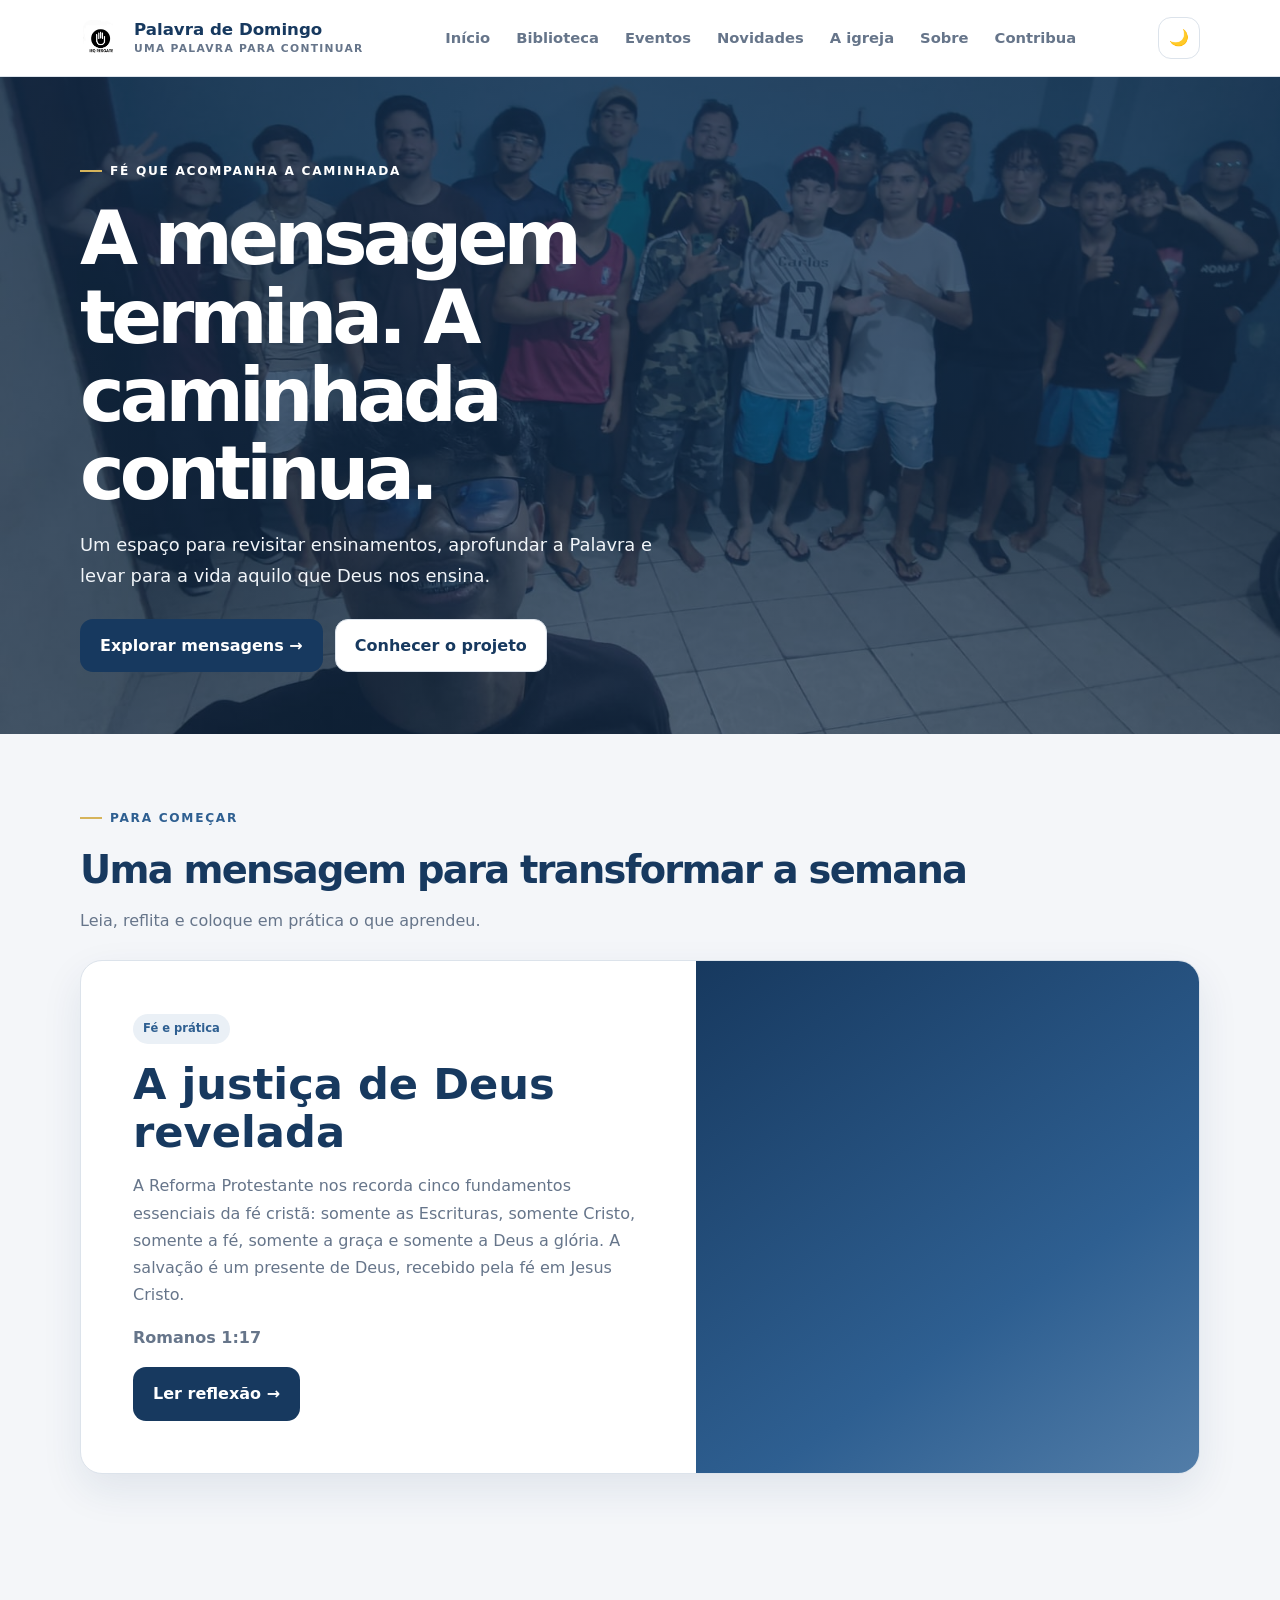
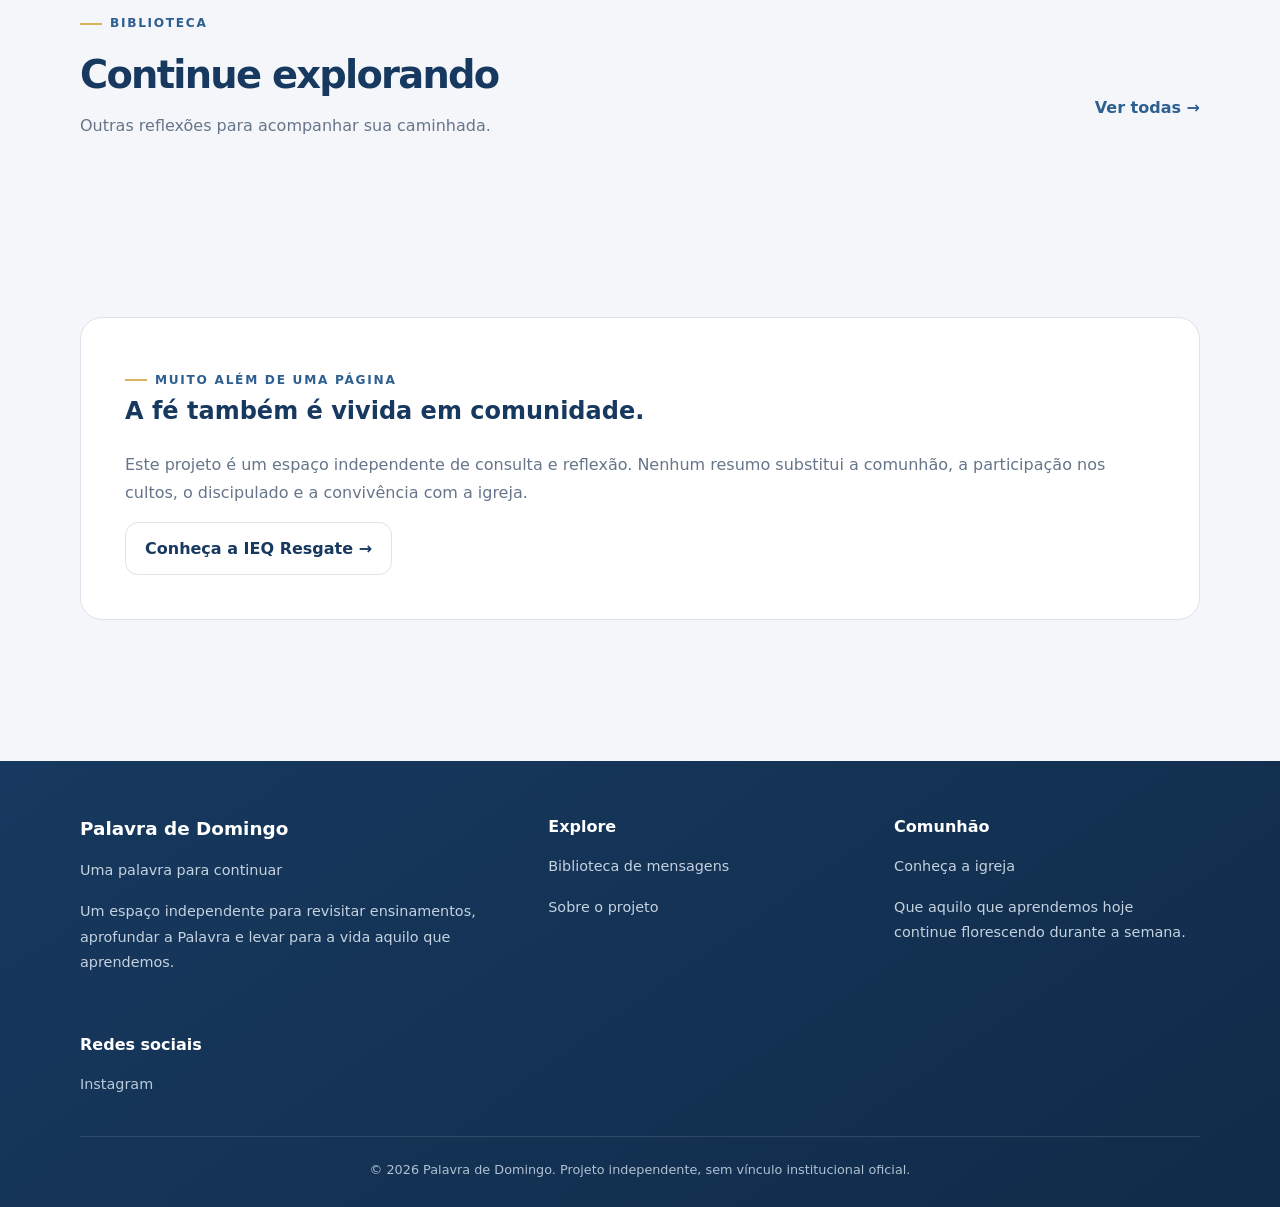
<file: index.html>
<!DOCTYPE html>
<html lang="pt-BR">
<head>
  <meta charset="UTF-8">
  <meta name="viewport" content="width=device-width, initial-scale=1.0">
  <meta name="theme-color" content="#17395F">
  <meta name="description" content="Palavra de Domingo — reflexões e mensagens para continuar vivendo a Palavra durante a semana.">

<link rel="canonical" href="https://projetosindependentes.github.io/palavra-de-domingo/">

  <meta property="og:type" content="website">
  <meta property="og:locale" content="pt_BR">
  <meta property="og:site_name" content="Palavra de Domingo">
  <meta property="og:title" content="Palavra de Domingo | Uma palavra para continuar">
  <meta property="og:description" content="Reflexões e mensagens para continuar vivendo a Palavra durante a semana.">
  <meta property="og:url" content="https://projetosindependentes.github.io/palavra-de-domingo/">

  <meta name="twitter:card" content="summary">
  <meta name="twitter:title" content="Palavra de Domingo | Uma palavra para continuar">
  <meta name="twitter:description" content="Reflexões e mensagens para continuar vivendo a Palavra durante a semana.">

  <title>Palavra de Domingo | Uma palavra para continuar</title>
  <link rel="stylesheet" href="style.css">
  <script>
    (() => {
      const theme = localStorage.getItem("pdd-theme");
      document.documentElement.dataset.theme = theme === "dark" ? "dark" : "light";
    })();
  </script>
</head>
<body>

<header class="site-header">
  <div class="container header-inner">
    <a class="brand" href="index.html" aria-label="Palavra de Domingo - Início">
      <span class="brand-mark">P</span>
      <span class="brand-name">
        Palavra de Domingo
        <small>Uma palavra para continuar</small>
      </span>
    </a>

    <nav class="nav" id="main-navigation" aria-label="Navegação principal">
  <a href="index.html">Início</a>
  <a href="mensagens.html">Biblioteca</a>
  <a href="eventos.html">Eventos</a>
  <a href="novidades.html">Novidades</a>
  <a href="igreja.html">A igreja</a>
  <a href="sobre.html">Sobre</a>
  <a href="contribua.html">Contribua</a>
    </nav>

    <div class="header-actions">
  <button
  class="icon-btn"
  id="theme-toggle"
  type="button"
  aria-label="Alternar entre tema claro e escuro"
>🌙</button>

  <button
    class="menu-toggle"
    id="menu-toggle"
    type="button"
    aria-label="Abrir menu"
    aria-expanded="false"
    aria-controls="main-navigation"
  >☰</button>
    </div>
  </div>
</header>

<main>

  <div
    id="content-error"
    class="content-error"
    role="alert"
    hidden
  >
    Não foi possível carregar os conteúdos.
    Verifique sua conexão e tente atualizar a página.
  </div>
    
  <section class="hero">
    <div class="container">
      <span class="eyebrow" data-site-field="homeEyebrow">Fé que acompanha a caminhada</span>
<h1 data-site-field="homeTitle">A mensagem termina. A caminhada continua.</h1>
      <p data-site-field="homeDescription">
  Um espaço para revisitar ensinamentos, aprofundar a Palavra
  e levar para a vida aquilo que Deus nos ensina.
      </p>

      <div class="hero-actions">
        <a class="btn btn-primary" href="mensagens.html">Explorar mensagens →</a>
        <a class="btn btn-secondary" href="sobre.html">Conhecer o projeto</a>
      </div>
    </div>
  </section>

  <section class="section">
    <div class="container">
      <div class="section-head">
        <div>
          <span class="eyebrow">Para começar</span>
          <h2>Uma palavra para guardar</h2>
          <p>Relembre, reflita e pratique durante a semana.</p>
        </div>
      </div>

      <article class="featured-card" hidden>
  <div class="featured-copy">
    <span class="tag"></span>
    <h3></h3>
    <p></p>
    <p><strong></strong></p>
    <a class="btn btn-primary" href="mensagens.html">
      Ler reflexão →
    </a>
  </div>

  <div class="featured-art" aria-hidden="true"></div>
      </article>
    </div>
  </section>

  <section class="section">
    <div class="container">
      <div class="section-head">
        <div>
          <span class="eyebrow" data-site-field="homeLibraryEyebrow">Biblioteca</span>
          <h2 data-site-field="homeLibraryTitle">Continue explorando</h2>
          <p data-site-field="homeLibraryDescription">Outras reflexões para acompanhar sua caminhada.</p>
        </div>
        <a class="back-link" href="mensagens.html" data-site-field="homeLibraryLink">Ver todas →</a>
      </div>

      <div class="message-grid">
</div>

<div id="home-message-empty" class="empty-state" hidden>
  <h3>Novas mensagens em breve!</h3>
  <p>Estamos preparando novos conteúdos para você continuar explorando e refletindo durante a semana.</p>
</div>
      </div>
    </div>
  </section>

    <!-- DESTAQUES DE EVENTOS -->
  <section id="home-events" class="section" hidden>
    <div class="container">
      <div class="section-head">
        <div>
          <span class="eyebrow">Fique por dentro</span>
          <h2>Próximos eventos</h2>
          <p>Confira os próximos encontros e programações.</p>
        </div>
        <a class="back-link" href="eventos.html">
          Ver todos →
        </a>
      </div>
      <div id="home-event-list" class="message-grid"></div>
    </div>
  </section>

  <!-- DESTAQUES DE NOVIDADES -->
  <section id="home-news" class="section" hidden>
    <div class="container">
      <div class="section-head">
        <div>
          <span class="eyebrow">Acompanhe</span>
          <h2>Últimas novidades</h2>
          <p>Informações e atualizações para a comunidade.</p>
        </div>
        <a class="back-link" href="novidades.html">
          Ver todas →
        </a>
      </div>
      <div id="home-news-list" class="message-grid"></div>
    </div>
  </section>

  <!-- COMUNIDADE -->
  <section class="section">
    <div class="container">
      <div class="content-panel">
        <span class="eyebrow" data-site-field="homeCommunityEyebrow">Muito além de uma página</span>
        <h2 data-site-field="homeCommunityTitle">A fé também é vivida em comunidade.</h2>
        <p data-site-field="homeCommunityDescription">
          Este projeto é um espaço independente de consulta e reflexão.
          Nenhum resumo substitui a comunhão, a participação nos cultos,
          o discipulado e a convivência com a igreja.
        </p>
        <a class="btn btn-secondary" href="igreja.html" data-site-field="homeCommunityButton">Conheça a IEQ Resgate →</a>
      </div>
    </div>
  </section>

</main>

<footer class="site-footer">
  <div class="container">
    <div class="footer-grid">
      <div>
        <h3>Palavra de Domingo</h3>
<p data-site-field="tagline">Uma palavra para continuar.</p>
<p data-site-field="footerDescription">Um espaço independente para revisitar ensinamentos, aprofundar a Palavra e levar para a vida aquilo que aprendemos.</p>
      </div>
      <div>
        <h3 data-site-field="footerExploreTitle">Explore</h3>
        <p><a href="mensagens.html">Biblioteca de mensagens</a></p>
        <p><a href="sobre.html">Sobre o projeto</a></p>
      </div>
      <div>
        <h3 data-site-field="footerCommunityTitle">Comunhão</h3>
        <p><a href="igreja.html">Conheça a igreja</a></p>
        <p data-site-field="footerCommunityDescription">Que aquilo que aprendemos hoje continue florescendo durante a semana.</p>
      </div>
    </div>
    <div class="footer-bottom">
      © 2026 Palavra de Domingo. Projeto independente, sem vínculo institucional oficial.
    </div>
  </div>
</footer>

<script src="script.js"></script>
</body>
          </html>
</file>
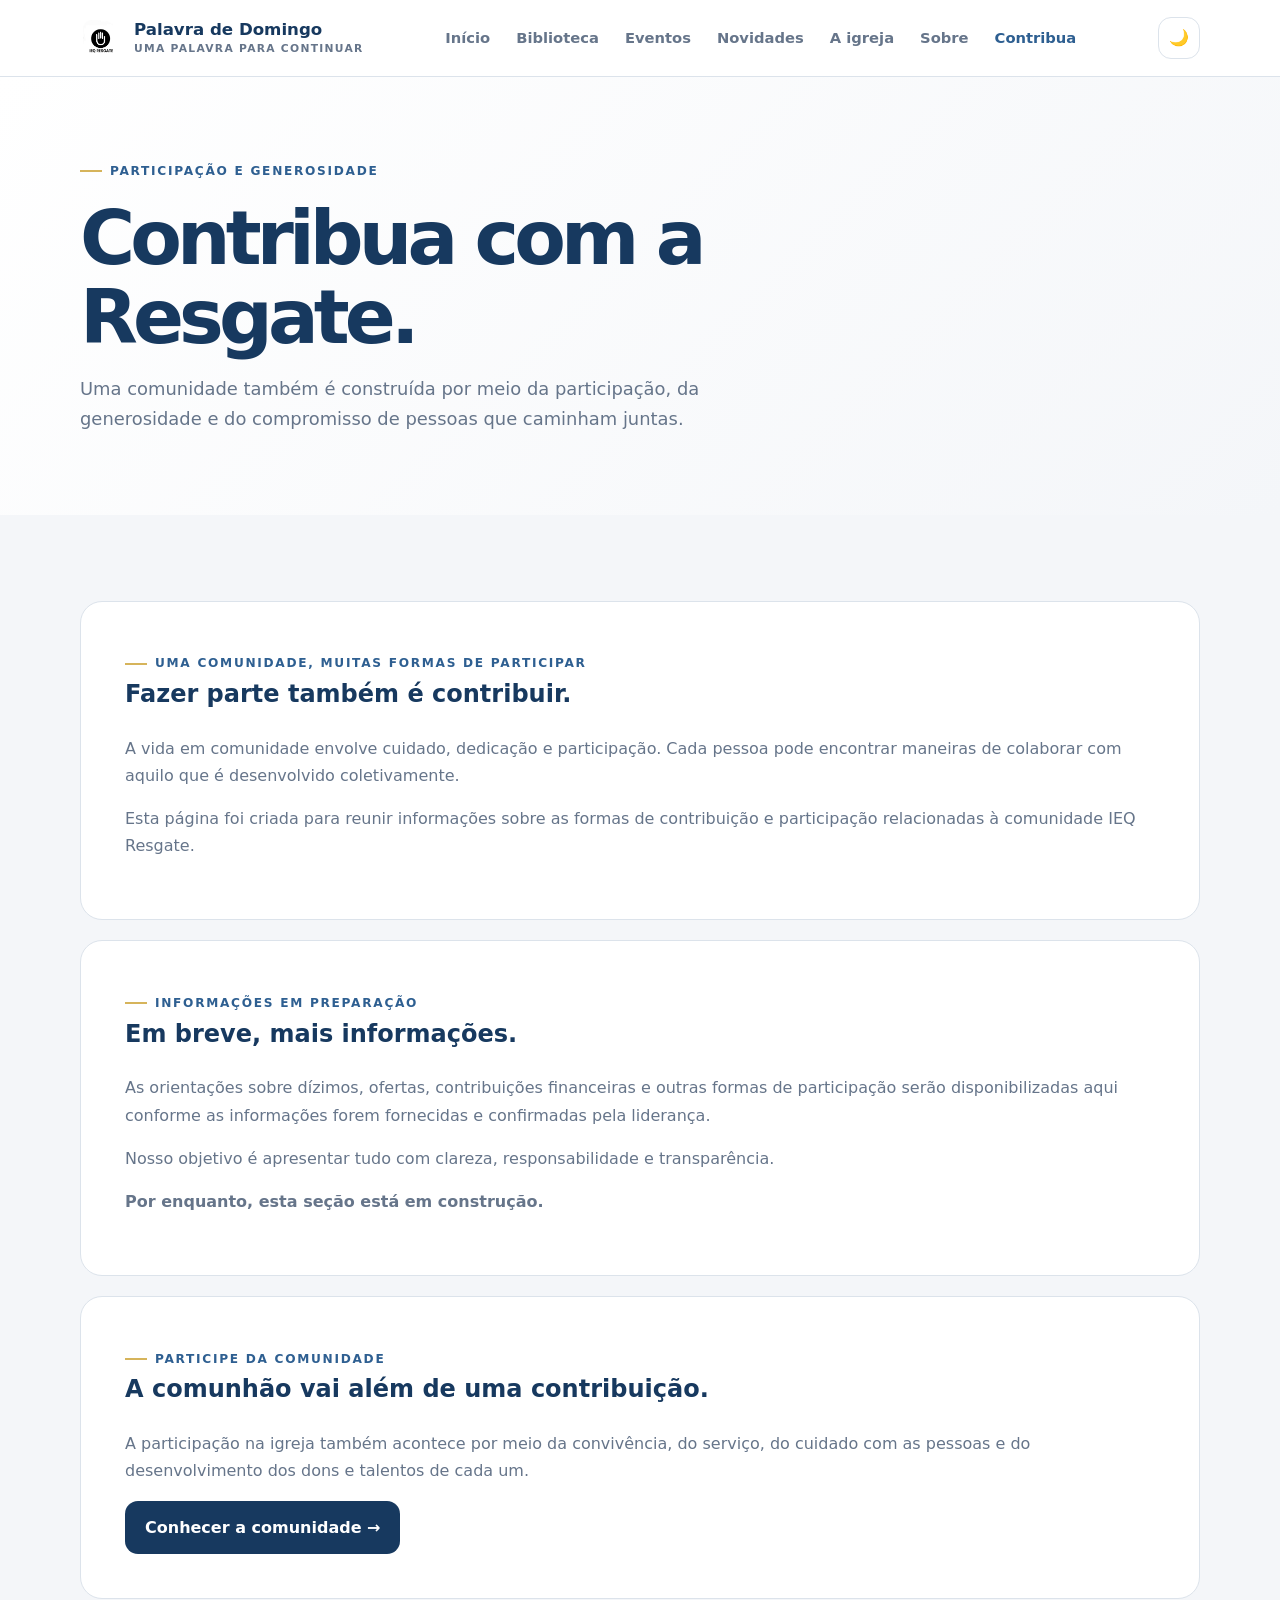
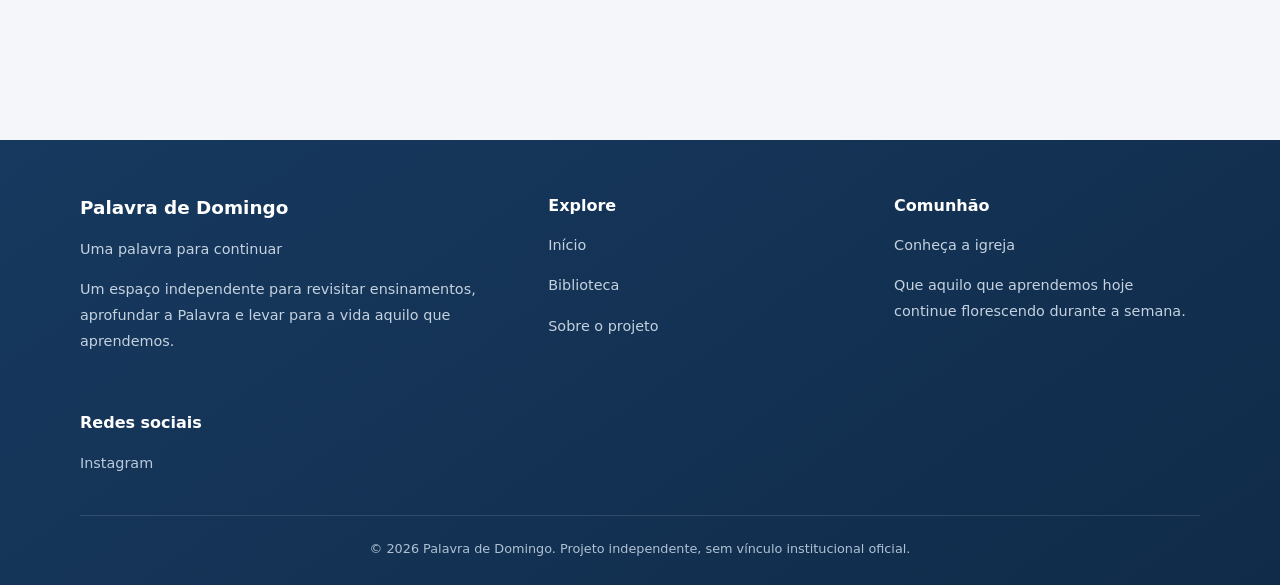
<file: contribua.html>
<!DOCTYPE html>
<html lang="pt-BR">
<head>
  <meta charset="UTF-8">
  <meta name="viewport" content="width=device-width, initial-scale=1.0">
  <meta name="theme-color" content="#17395F">
  <meta name="description" content="Conheça as formas de participar e contribuir com a comunidade IEQ Resgate.">

  <link rel="canonical" href="https://projetosindependentes.github.io/palavra-de-domingo/contribua.html">

  <meta property="og:type" content="website">
  <meta property="og:locale" content="pt_BR">
  <meta property="og:site_name" content="Palavra de Domingo">
  <meta property="og:title" content="Contribua com a Resgate | Palavra de Domingo">
  <meta property="og:description" content="Conheça as formas de participar e contribuir com a comunidade IEQ Resgate.">
  <meta property="og:url" content="https://projetosindependentes.github.io/palavra-de-domingo/contribua.html">

  <meta name="twitter:card" content="summary">
  <meta name="twitter:title" content="Contribua com a Resgate | Palavra de Domingo">
  <meta name="twitter:description" content="Saiba mais sobre as formas de participação e contribuição com a comunidade.">

  <title>Contribua com a Resgate | Palavra de Domingo</title>
  <link rel="stylesheet" href="style.css">

  <script>
    (() => {
      const theme = localStorage.getItem("pdd-theme");
      document.documentElement.dataset.theme =
        theme === "dark" ? "dark" : "light";
    })();
  </script>
</head>

<body>

<header class="site-header">
  <div class="container header-inner">
    <a class="brand" href="index.html">
      <span class="brand-mark">P</span>
      <span class="brand-name">
        Palavra de Domingo
        <small>Uma palavra para continuar</small>
      </span>
    </a>

    <nav class="nav" id="main-navigation" aria-label="Navegação principal">
      <a href="index.html">Início</a>
      <a href="mensagens.html">Biblioteca</a>
      <a href="eventos.html">Eventos</a>
      <a href="novidades.html">Novidades</a>
      <a href="igreja.html">A igreja</a>
      <a href="sobre.html">Sobre</a>
      <a href="contribua.html" aria-current="page">Contribua</a>
    </nav>

    <div class="header-actions">
      <button class="icon-btn" id="theme-toggle" type="button" aria-label="Ativar tema escuro">🌙</button>
      <button class="menu-toggle" id="menu-toggle" type="button" aria-label="Abrir menu" aria-expanded="false" aria-controls="main-navigation">☰</button>
    </div>
  </div>
</header>

<main>

  <section class="hero">
    <div class="container">
      <span class="eyebrow">Participação e generosidade</span>
      <h1>Contribua com a Resgate.</h1>
      <p>
        Uma comunidade também é construída por meio da participação,
        da generosidade e do compromisso de pessoas que caminham juntas.
      </p>
    </div>
  </section>

  <section class="section">
    <div class="container">

      <div class="content-panel">
        <span class="eyebrow">Uma comunidade, muitas formas de participar</span>
        <h2>Fazer parte também é contribuir.</h2>

        <p>
          A vida em comunidade envolve cuidado, dedicação e participação.
          Cada pessoa pode encontrar maneiras de colaborar com aquilo
          que é desenvolvido coletivamente.
        </p>

        <p>
          Esta página foi criada para reunir informações sobre as formas
          de contribuição e participação relacionadas à comunidade IEQ Resgate.
        </p>
      </div>

      <div class="content-panel">
        <span class="eyebrow">Informações em preparação</span>
        <h2>Em breve, mais informações.</h2>

        <p>
          As orientações sobre dízimos, ofertas, contribuições financeiras
          e outras formas de participação serão disponibilizadas aqui
          conforme as informações forem fornecidas e confirmadas pela liderança.
        </p>

        <p>
          Nosso objetivo é apresentar tudo com clareza, responsabilidade
          e transparência.
        </p>

        <p>
          <strong>Por enquanto, esta seção está em construção.</strong>
        </p>
      </div>

      <div class="content-panel">
        <span class="eyebrow">Participe da comunidade</span>
        <h2>A comunhão vai além de uma contribuição.</h2>

        <p>
          A participação na igreja também acontece por meio da convivência,
          do serviço, do cuidado com as pessoas e do desenvolvimento
          dos dons e talentos de cada um.
        </p>

        <a class="btn btn-primary" href="igreja.html">
          Conhecer a comunidade →
        </a>
      </div>

    </div>
  </section>

</main>

<footer class="site-footer">
  <div class="container">
    <div class="footer-grid">

      <div>
        <h3>Palavra de Domingo</h3>
        <p data-site-field="tagline">Uma palavra para continuar.</p>
        <p data-site-field="footerDescription">
          Um espaço independente para revisitar ensinamentos,
          aprofundar a Palavra e levar para a vida aquilo que aprendemos.
        </p>
      </div>

      <div>
        <h3 data-site-field="footerExploreTitle">Explore</h3>
        <p><a href="index.html">Início</a></p>
        <p><a href="mensagens.html">Biblioteca</a></p>
        <p><a href="sobre.html">Sobre o projeto</a></p>
      </div>

      <div>
        <h3 data-site-field="footerCommunityTitle">Comunhão</h3>
        <p><a href="igreja.html">Conheça a igreja</a></p>
        <p data-site-field="footerCommunityDescription">
          Que aquilo que aprendemos hoje continue florescendo durante a semana.
        </p>
      </div>

    </div>

    <div class="footer-bottom">
      © 2026 Palavra de Domingo. Projeto independente.
      Conteúdo relacionado à IEQ Resgate apresentado com autorização
      para o desenvolvimento desta seção.
    </div>
  </div>
</footer>

<script src="script.js"></script>
</body>
</html>
</file>
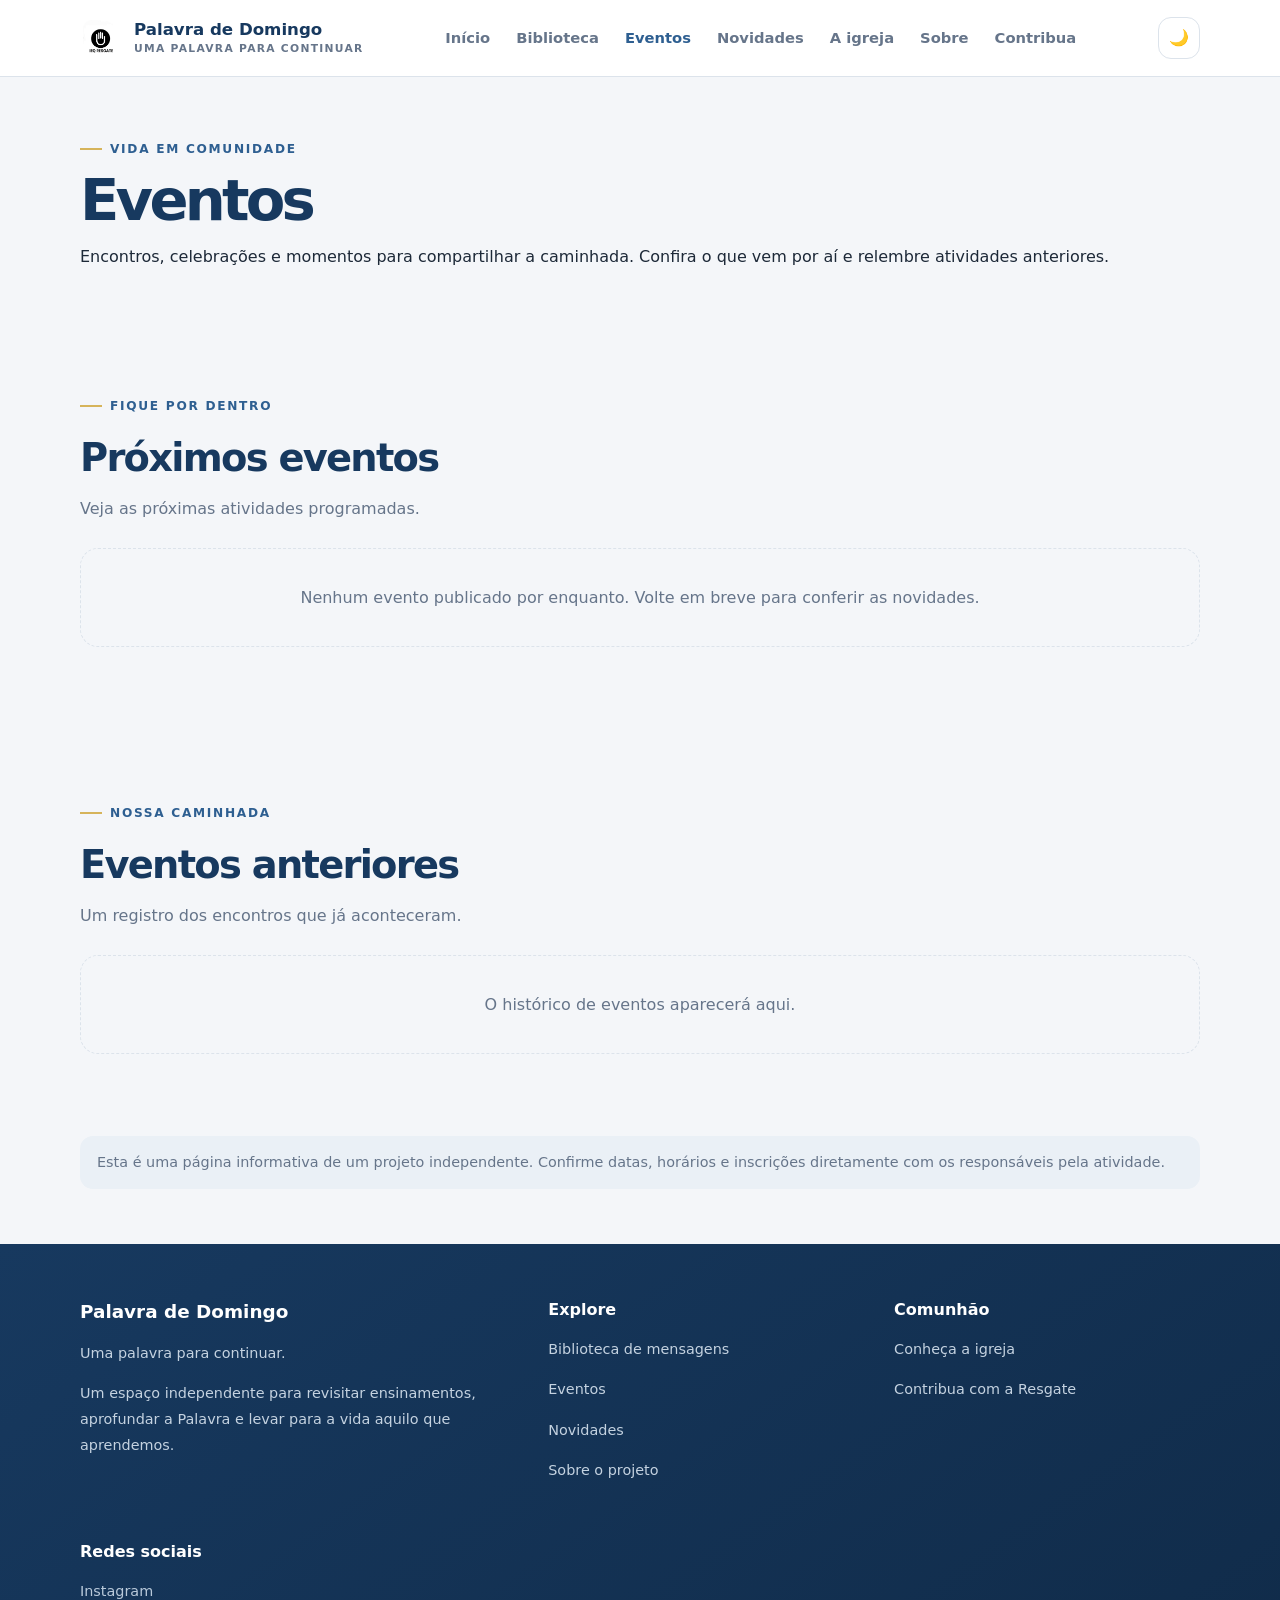
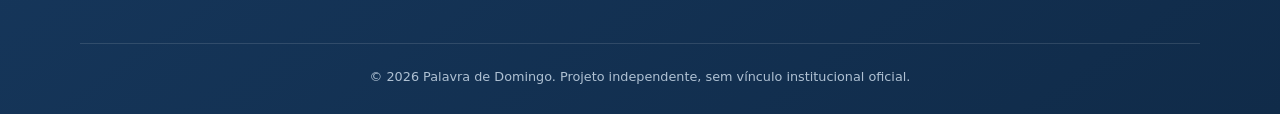
<file: eventos.html>
<!DOCTYPE html>
<html lang="pt-BR">
<head>
  <meta charset="UTF-8">
  <meta name="viewport" content="width=device-width, initial-scale=1.0">

  <meta name="description" content="Acompanhe os próximos eventos e consulte o histórico de atividades da IEQ Resgate.">
  
<link rel="canonical" href="https://projetosindependentes.github.io/palavra-de-domingo/eventos.html">

  <meta property="og:type" content="website">
  <meta property="og:locale" content="pt_BR">
  <meta property="og:site_name" content="Palavra de Domingo">
  <meta property="og:title" content="Eventos | Palavra de Domingo">
  <meta property="og:description" content="Acompanhe os próximos eventos e consulte o histórico de atividades da IEQ Resgate.">
  <meta property="og:url" content="https://projetosindependentes.github.io/palavra-de-domingo/eventos.html">

  <meta name="twitter:card" content="summary">
  <meta name="twitter:title" content="Eventos | Palavra de Domingo">
  <meta name="twitter:description" content="Acompanhe os próximos eventos e consulte o histórico de atividades da IEQ Resgate.">
  
  <title>Eventos | Palavra de Domingo</title>

  <link rel="stylesheet" href="style.css">
</head>

<body>

<header class="site-header">
  <div class="container header-inner">

    <a class="brand" href="index.html">
      <span class="brand-mark">P</span>

      <span class="brand-name">
        Palavra de Domingo
        <small>Uma palavra para continuar</small>
      </span>
    </a>

    <nav class="nav" id="main-navigation" aria-label="Navegação principal">
      <a href="index.html">Início</a>
      <a href="mensagens.html">Biblioteca</a>
      <a href="eventos.html" aria-current="page">Eventos</a>
      <a href="novidades.html">Novidades</a>
      <a href="igreja.html">A igreja</a>
      <a href="sobre.html">Sobre</a>
      <a href="contribua.html">Contribua</a>
    </nav>

    <div class="header-actions">
      <button
        class="icon-btn"
        id="theme-toggle"
        type="button"
        aria-label="Alternar tema"
      >🌙</button>

      <button
        class="menu-toggle"
        id="menu-toggle"
        type="button"
        aria-label="Abrir menu"
        aria-expanded="false"
        aria-controls="main-navigation"
      >☰</button>
    </div>

  </div>
</header>

<main>

  <!-- APRESENTAÇÃO -->

  <div
  id="content-error"
  class="content-error"
  role="alert"
  hidden
>
  Não foi possível carregar os conteúdos do site.
  Verifique sua conexão e tente atualizar a página.
  </div>
  
  <section class="page-hero">
    <div class="container">

      <span class="eyebrow">Vida em comunidade</span>

      <h1>Eventos</h1>

      <p class="hero-intro">
        Encontros, celebrações e momentos para compartilhar
        a caminhada. Confira o que vem por aí e relembre
        atividades anteriores.
      </p>

    </div>
  </section>


  <!-- PRÓXIMOS EVENTOS -->

  <section class="section">
    <div class="container">

      <div class="section-head">
        <div>
          <span class="eyebrow">Fique por dentro</span>

          <h2>Próximos eventos</h2>

          <p>Veja as próximas atividades programadas.</p>
        </div>
      </div>

      <div
        id="upcoming-events"
        class="message-grid"
        aria-live="polite"
      >
        <p class="notice">Carregando eventos...</p>
      </div>

      <p id="upcoming-empty" class="empty-state" role="status" aria-live="polite" hidden>
        Nenhum evento publicado por enquanto.
        Volte em breve para conferir as novidades.
      </p>

    </div>
  </section>


  <!-- HISTÓRICO -->

  <section class="section">
    <div class="container">

      <div class="section-head">
        <div>
          <span class="eyebrow">Nossa caminhada</span>

          <h2>Eventos anteriores</h2>

          <p>
            Um registro dos encontros que já aconteceram.
          </p>
        </div>
      </div>

      <div
        id="past-events"
        class="message-grid"
        aria-live="polite"
      >
        <p class="notice">Carregando histórico...</p>
      </div>

      <p id="past-empty" class="empty-state" role="status" aria-live="polite" hidden>
        O histórico de eventos aparecerá aqui.
      </p>

    </div>
  </section>


  <!-- AVISO -->

  <div class="container">
    <p class="notice">
      Esta é uma página informativa de um projeto independente.
      Confirme datas, horários e inscrições diretamente com
      os responsáveis pela atividade.
    </p>
  </div>

</main>


<!-- RODAPÉ -->

<footer class="site-footer">
  <div class="container">

    <div class="footer-grid">

      <div>
        <h3>Palavra de Domingo</h3>

        <p>Uma palavra para continuar.</p>

        <p>
          Um espaço independente para revisitar ensinamentos,
          aprofundar a Palavra e levar para a vida aquilo
          que aprendemos.
        </p>
      </div>

      <div>
        <h3>Explore</h3>

        <p><a href="mensagens.html">Biblioteca de mensagens</a></p>
        <p><a href="eventos.html">Eventos</a></p>
        <p><a href="novidades.html">Novidades</a></p>
        <p><a href="sobre.html">Sobre o projeto</a></p>
      </div>

      <div>
        <h3>Comunhão</h3>

        <p><a href="igreja.html">Conheça a igreja</a></p>
        <p><a href="contribua.html">Contribua com a Resgate</a></p>
      </div>

    </div>

    <div class="footer-bottom">
      © 2026 Palavra de Domingo.
      Projeto independente, sem vínculo institucional oficial.
    </div>

  </div>
</footer>


<script src="script.js"></script>
<script src="eventos.js"></script>

</body>
            </html>
</file>
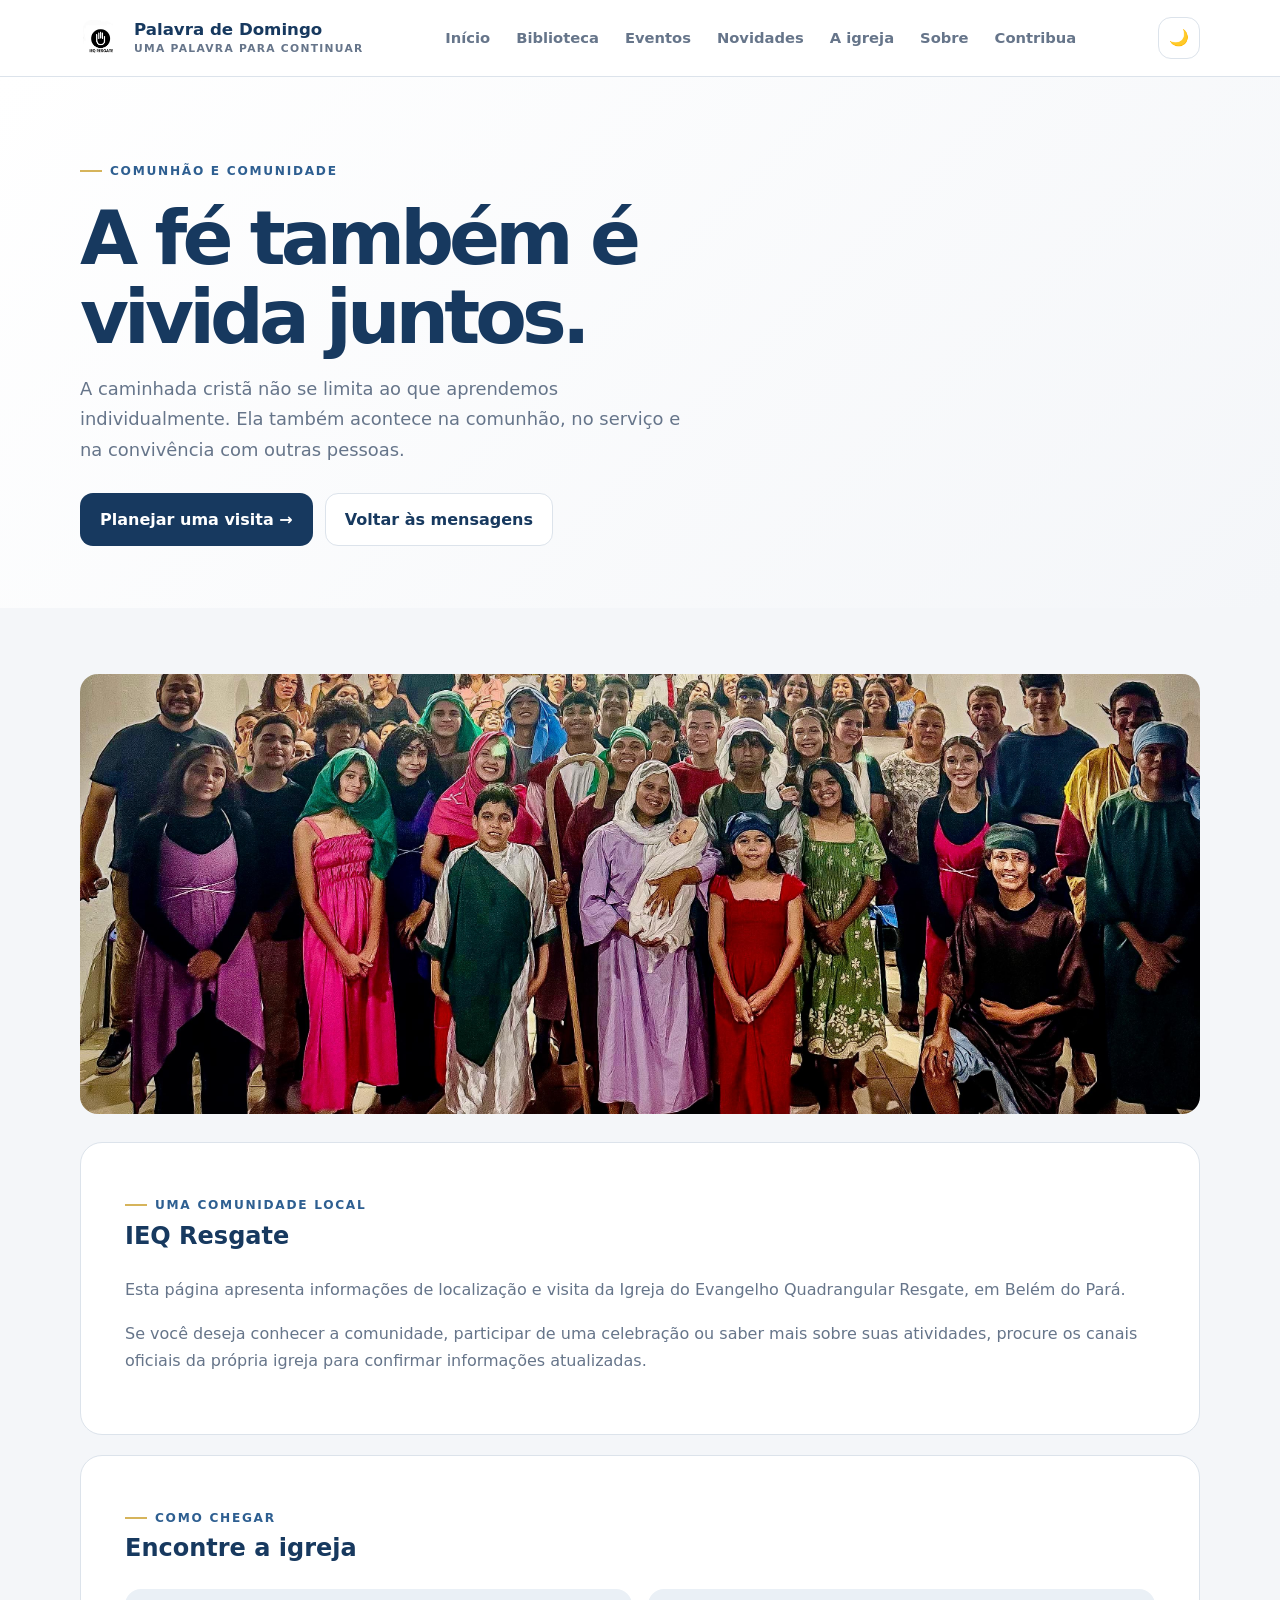
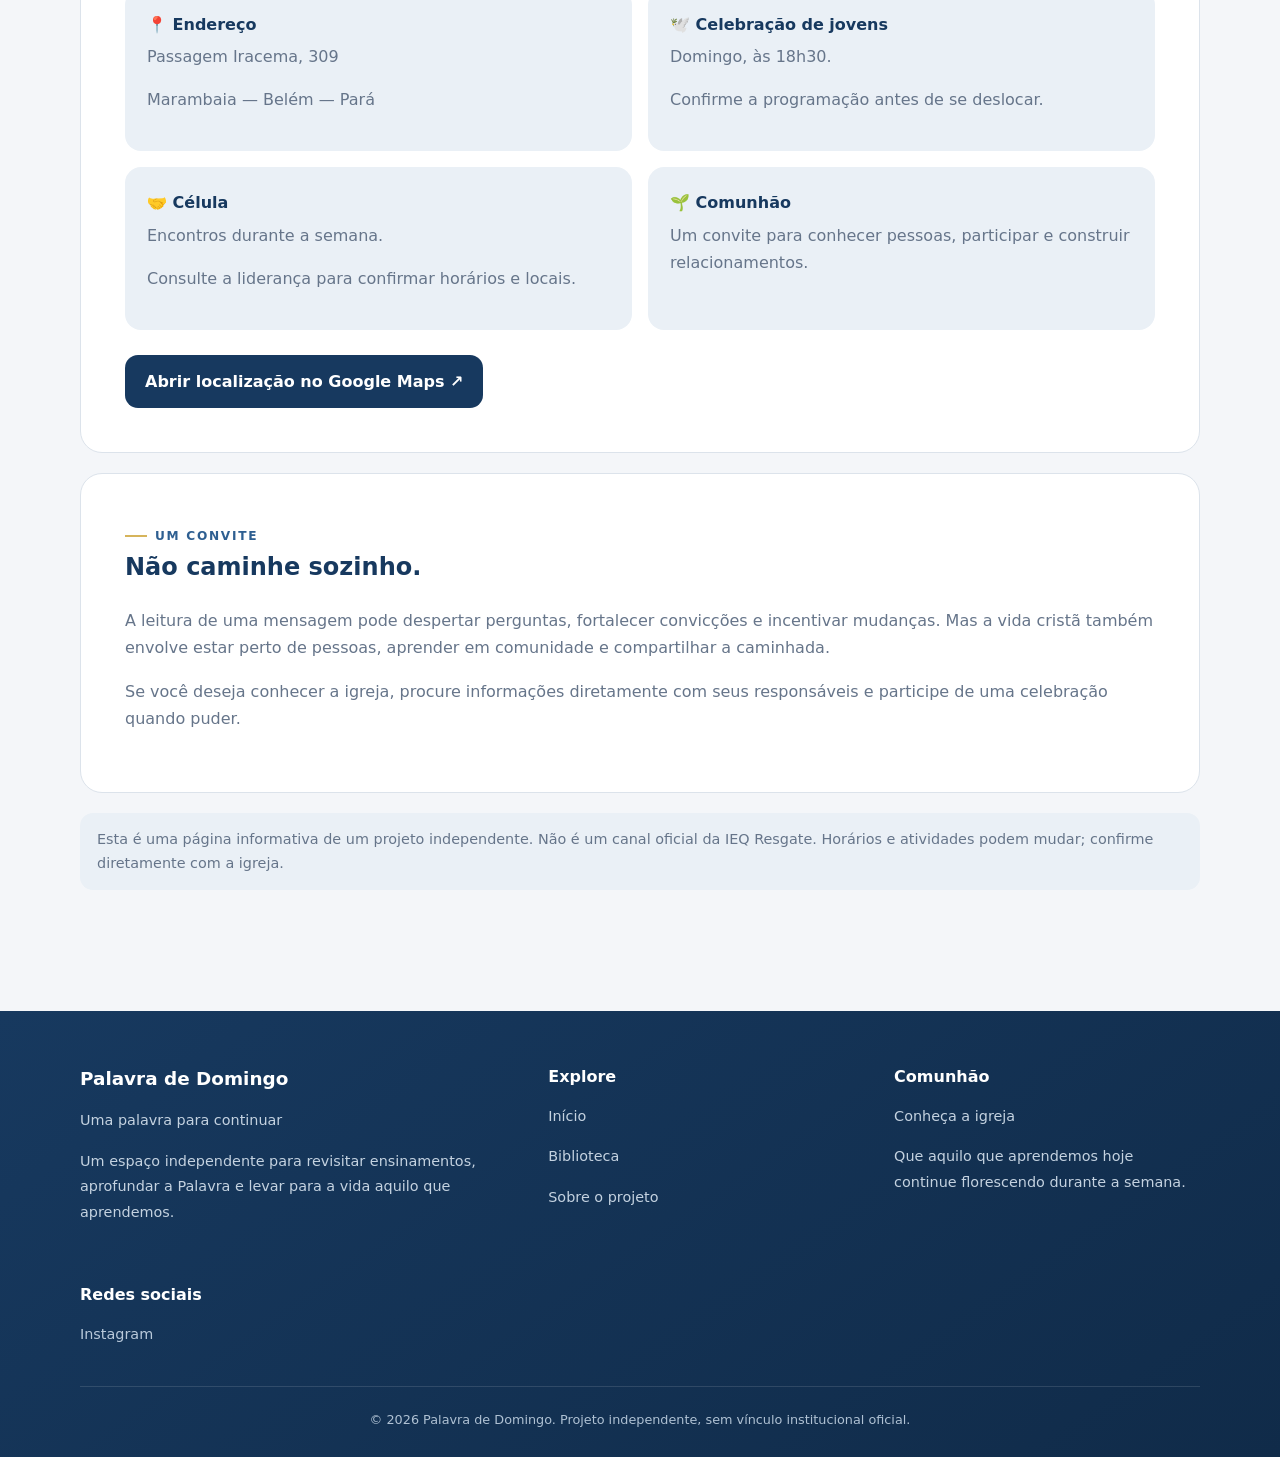
<file: igreja.html>
<!DOCTYPE html>
<html lang="pt-BR">
<head>
  <meta charset="UTF-8">
  <meta name="viewport" content="width=device-width, initial-scale=1.0">
  <meta name="theme-color" content="#17395F">
  <meta name="description" content="Informações para conhecer e visitar a IEQ Resgate, em Belém do Pará.">

<link rel="canonical" href="https://projetosindependentes.github.io/palavra-de-domingo/igreja.html">

  <meta property="og:type" content="website">
  <meta property="og:locale" content="pt_BR">
  <meta property="og:site_name" content="Palavra de Domingo">
  <meta property="og:title" content="A igreja | Palavra de Domingo">
  <meta property="og:description" content="Conheça a IEQ Resgate, saiba onde fica e confira informações para visitar a comunidade em Belém do Pará.">
  <meta property="og:url" content="https://projetosindependentes.github.io/palavra-de-domingo/igreja.html">

  <meta name="twitter:card" content="summary">
  <meta name="twitter:title" content="A igreja | Palavra de Domingo">
  <meta name="twitter:description" content="Conheça a IEQ Resgate e encontre informações para visitar a comunidade em Belém do Pará.">
  
  <title>A igreja | Palavra de Domingo</title>
  <link rel="stylesheet" href="style.css">
  <script>
    (() => {
      const theme = localStorage.getItem("pdd-theme");
      document.documentElement.dataset.theme = theme === "dark" ? "dark" : "light";
    })();
  </script>
</head>
<body>

<header class="site-header">
  <div class="container header-inner">
    <a class="brand" href="index.html">
      <span class="brand-mark">P</span>
      <span class="brand-name">Palavra de Domingo<small>Uma palavra para continuar</small></span>
    </a>

    <nav class="nav" id="main-navigation" aria-label="Navegação principal">
  <a href="index.html">Início</a>
  <a href="mensagens.html">Biblioteca</a>
  <a href="eventos.html">Eventos</a>
  <a href="novidades.html">Novidades</a>
  <a href="igreja.html">A igreja</a>
  <a href="sobre.html">Sobre</a>
  <a href="contribua.html">Contribua</a>
    </nav>

    <div class="header-actions">
      <button class="icon-btn" id="theme-toggle" type="button" aria-label="Ativar tema escuro">🌙</button>
      <button class="menu-toggle" id="menu-toggle" type="button" aria-label="Abrir menu" aria-expanded="false" aria-controls="main-navigation">☰</button>
    </div>
  </div>
</header>

<main>

    <div
    id="content-error"
    class="content-error"
    role="alert"
    hidden
  >
    Não foi possível carregar os conteúdos do site.
    Verifique sua conexão e tente atualizar a página.
    </div>
  
  <section class="hero">
    <div class="container">
      <span class="eyebrow" data-site-field="churchHeroEyebrow">Comunhão e comunidade</span>
<h1 data-site-field="churchHeroTitle">A fé também é vivida juntos.</h1>
<p data-site-field="churchHeroDescription">
  A caminhada cristã não se limita ao que aprendemos individualmente.
  Ela também acontece na comunhão, no serviço e na convivência
  com outras pessoas.
</p>
<div class="hero-actions">
  <a class="btn btn-primary" href="#visite" data-site-field="churchVisitButton">Planejar uma visita →</a>
  <a class="btn btn-secondary" href="mensagens.html" data-site-field="churchBackButton">Voltar às mensagens</a>
</div>
    </div>
  </section>

  <section class="section">
      <div class="container">

      <div class="church-image-wrap" id="church-image-wrap" hidden>
      <img
        id="church-image"
        src=""
        alt="Imagem da comunidade IEQ Resgate"
      >
    </div>

    <div class="content-panel">
  <span class="eyebrow" data-site-field="churchIntroEyebrow">Uma comunidade local</span>
  <h2 data-site-field="churchIntroTitle">IEQ Resgate</h2>
  <p data-site-field="churchIntroParagraph1">
    Esta página apresenta informações de localização e visita
    da Igreja do Evangelho Quadrangular Resgate, em Belém do Pará.
  </p>
  <p data-site-field="churchIntroParagraph2">
    Se você deseja conhecer a comunidade, participar de uma
    celebração ou saber mais sobre suas atividades, procure
    os canais oficiais da própria igreja para confirmar
    informações atualizadas.
  </p>
    </div>

      <div id="visite" class="content-panel">
  <span class="eyebrow" data-site-field="churchVisitEyebrow">Como chegar</span>
  <h2 data-site-field="churchVisitTitle">Encontre a igreja</h2>

  <div class="info-grid">
    <div class="info-item">
      <strong data-site-field="churchAddressTitle">📍 Endereço</strong>
      <p data-site-field="churchAddress">Passagem Iracema, 309</p>
      <p><span data-site-field="churchNeighborhood">Marambaia</span> — <span data-site-field="churchCity">Belém — Pará</span></p>
    </div>

    <div class="info-item">
      <strong data-site-field="churchServiceTitle">🕊️ Celebração de jovens</strong>
      <p data-site-field="youthService">Domingo, às 18h30.</p>
      <p data-site-field="churchServiceNotice">Confirme a programação antes de se deslocar.</p>
    </div>

    <div class="info-item">
      <strong data-site-field="churchCellTitle">🤝 Célula</strong>
      <p data-site-field="churchCellDescription">Encontros durante a semana.</p>
      <p data-site-field="churchCellNotice">Consulte a liderança para confirmar horários e locais.</p>
    </div>

    <div class="info-item">
      <strong data-site-field="churchCommunityTitle">🌱 Comunhão</strong>
      <p data-site-field="churchCommunityDescription">Um convite para conhecer pessoas, participar e construir relacionamentos.</p>
    </div>
  </div>

  <div style="margin-top:25px">
    <a
      class="btn btn-primary"
      href="https://www.google.com/maps/search/?api=1&query=IEQ+Resgate+Passagem+Iracema+309+Bel%C3%A9m+PA"
      data-site-href="churchMapUrl"
      target="_blank"
      rel="noopener noreferrer"
      data-site-field="churchMapButton"
    >Abrir localização no Google Maps ↗</a>
  </div>
      </div>

      <div class="content-panel">
  <span class="eyebrow" data-site-field="churchInvitationEyebrow">Um convite</span>
  <h2 data-site-field="churchInvitationTitle">Não caminhe sozinho.</h2>
  <p data-site-field="churchInvitationParagraph1">
    A leitura de uma mensagem pode despertar perguntas,
    fortalecer convicções e incentivar mudanças.
    Mas a vida cristã também envolve estar perto de pessoas,
    aprender em comunidade e compartilhar a caminhada.
  </p>
  <p data-site-field="churchInvitationParagraph2">
    Se você deseja conhecer a igreja, procure informações
    diretamente com seus responsáveis e participe de uma
    celebração quando puder.
  </p>
      </div>

      <div class="notice" data-site-field="churchNotice">
  Esta é uma página informativa de um projeto independente.
  Não é um canal oficial da IEQ Resgate. Horários e atividades
  podem mudar; confirme diretamente com a igreja.
      </div>

    </div>
  </section>

</main>

<footer class="site-footer">
  <div class="container">
    <div class="footer-grid">
  <div>
    <h3>Palavra de Domingo</h3>
    <p data-site-field="tagline">Uma palavra para continuar.</p>
    <p data-site-field="footerDescription">Um espaço independente para revisitar ensinamentos, aprofundar a Palavra e levar para a vida aquilo que aprendemos.</p>
  </div>

  <div>
    <h3 data-site-field="footerExploreTitle">Explore</h3>
    <p><a href="index.html">Início</a></p>
    <p><a href="mensagens.html">Biblioteca</a></p>
    <p><a href="sobre.html">Sobre o projeto</a></p>
  </div>

  <div>
    <h3 data-site-field="footerCommunityTitle">Comunhão</h3>
    <p><a href="igreja.html">Conheça a igreja</a></p>
    <p data-site-field="footerCommunityDescription">Que aquilo que aprendemos hoje continue florescendo durante a semana.</p>
  </div>
    </div>
    <div class="footer-bottom">
      © 2026 Palavra de Domingo. Projeto independente, sem vínculo institucional oficial.
    </div>
  </div>
</footer>

<script src="script.js"></script>
</body>
             </html>
</file>
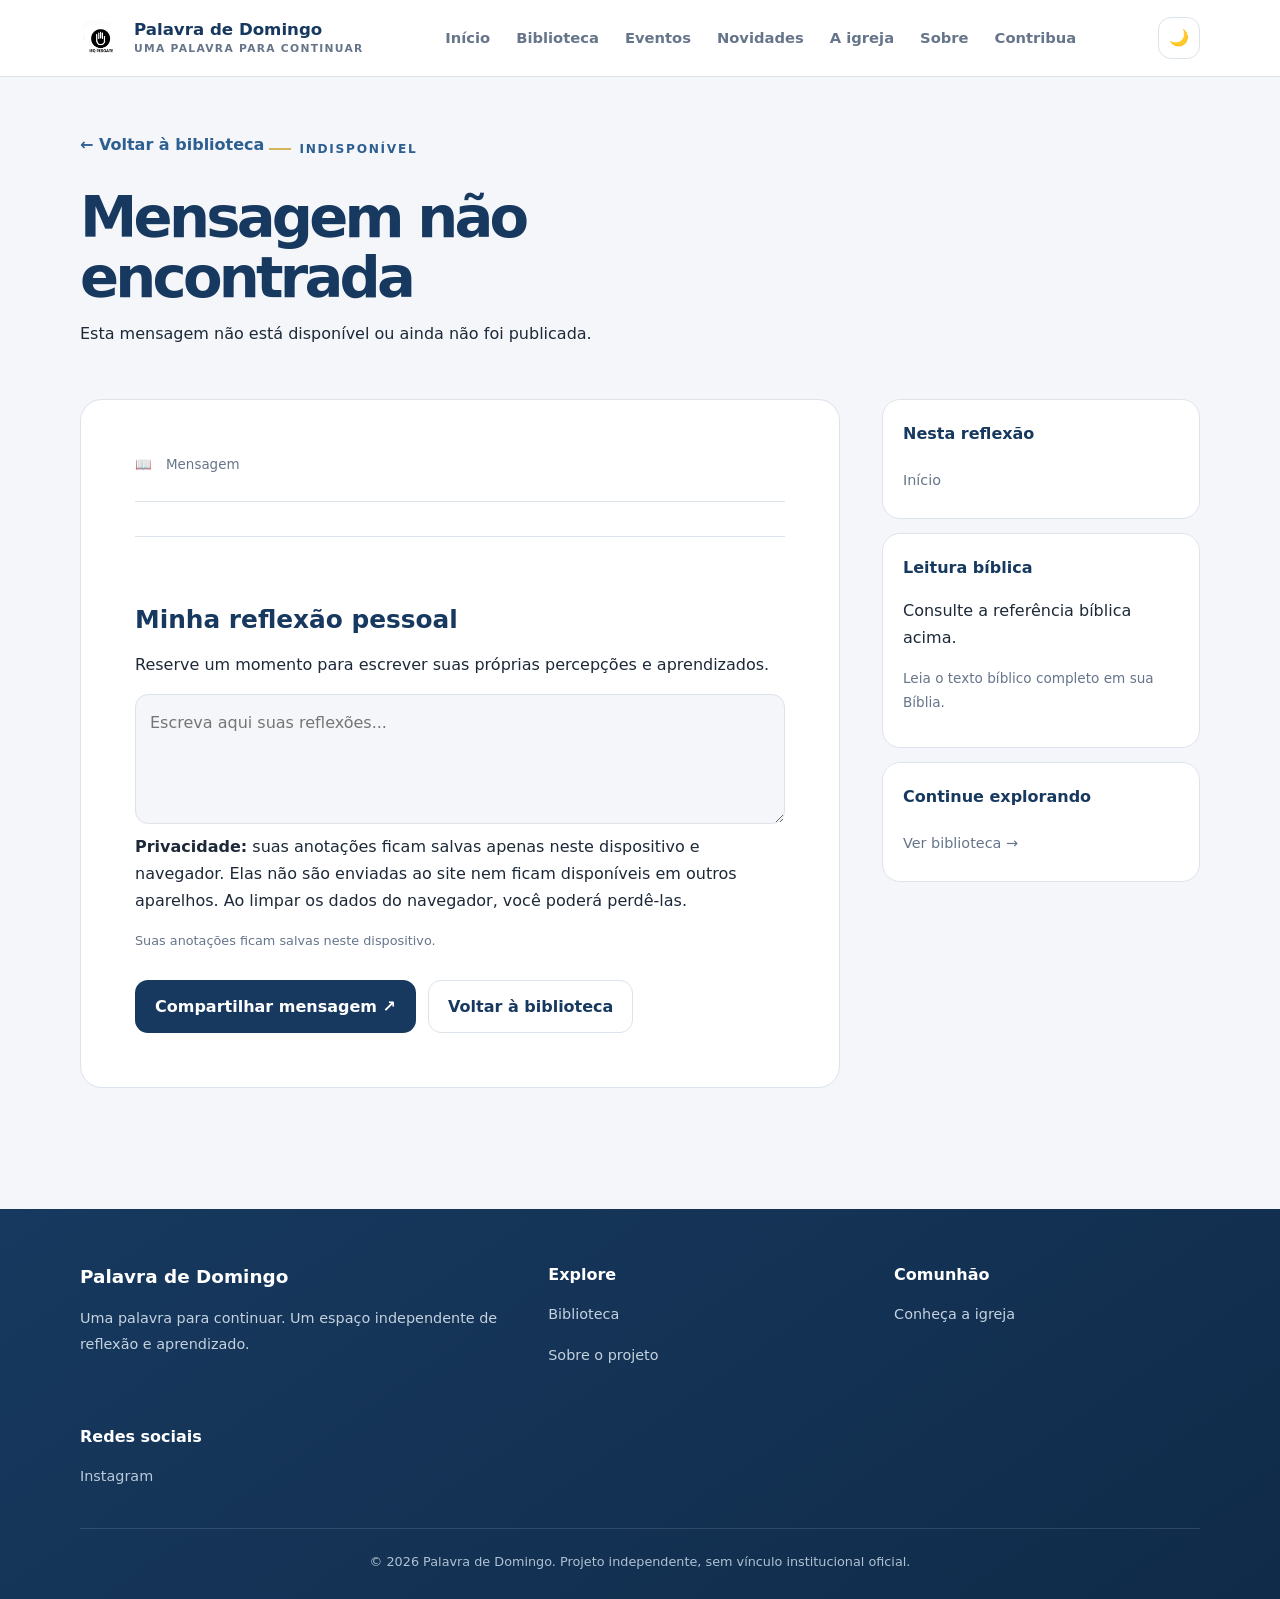
<file: mensagem.html>
<!DOCTYPE html>
<html lang="pt-BR">
<head>
  <meta charset="UTF-8">
  <meta name="viewport" content="width=device-width, initial-scale=1.0">
  <meta name="theme-color" content="#17395F">
  <meta name="description" content="Leia e reflita sobre esta mensagem no Palavra de Domingo.">
  <title>Mensagem | Palavra de Domingo</title>

<link rel="canonical" href="https://projetosindependentes.github.io/palavra-de-domingo/mensagem.html">

  <meta property="og:type" content="article">
  <meta property="og:locale" content="pt_BR">
  <meta property="og:site_name" content="Palavra de Domingo">
  <meta property="og:title" content="Mensagem | Palavra de Domingo">
  <meta property="og:description" content="Leia e reflita sobre esta mensagem no Palavra de Domingo.">
  <meta property="og:url" content="https://projetosindependentes.github.io/palavra-de-domingo/mensagem.html">

  <meta name="twitter:card" content="summary">
  <meta name="twitter:title" content="Mensagem | Palavra de Domingo">
  <meta name="twitter:description" content="Leia e reflita sobre esta mensagem no Palavra de Domingo.">
  
  <link rel="stylesheet" href="style.css">
  <script>
    (() => {
      const theme = localStorage.getItem("pdd-theme");
      document.documentElement.dataset.theme =
        theme === "dark" ? "dark" : "light";
    })();
  </script>
</head>
<body>

<header class="site-header">
  <div class="container header-inner">
    <a class="brand" href="index.html" aria-label="Palavra de Domingo - Início">
      <span class="brand-mark">P</span>
      <span class="brand-name">
        Palavra de Domingo
        <small>Uma palavra para continuar</small>
      </span>
    </a>

    <nav class="nav" id="main-navigation" aria-label="Navegação principal">
  <a href="index.html">Início</a>
  <a href="mensagens.html">Biblioteca</a>
  <a href="eventos.html">Eventos</a>
  <a href="novidades.html">Novidades</a>
  <a href="igreja.html">A igreja</a>
  <a href="sobre.html">Sobre</a>
  <a href="contribua.html">Contribua</a>
    </nav>

    <div class="header-actions">
      <button class="icon-btn" id="theme-toggle" type="button" aria-label="Ativar tema escuro">🌙</button>
      <button class="menu-toggle" id="menu-toggle" type="button" aria-label="Abrir menu" aria-expanded="false" aria-controls="main-navigation">☰</button>
    </div>
  </div>
</header>

<main id="top" data-dynamic-message>
  <div
  id="content-error"
  class="content-error"
  role="alert"
  hidden
>
  Não foi possível carregar esta mensagem.
  Verifique sua conexão e tente atualizar a página.
  </div>
  <section class="page-hero">
    <div class="container">
      <a class="back-link" href="mensagens.html">← Voltar à biblioteca</a>
      <span class="eyebrow" id="message-category">Carregando mensagem...</span>
      <h1 id="message-title" aria-live="polite">Carregando...</h1>
      <p id="message-excerpt">Aguarde um instante.</p>
    </div>
  </section>

  <section class="section" style="padding-top:0">
    <div class="container article-layout">

      <article class="article">
        <div class="article-meta">
          <span id="message-reference">📖</span>
          <span id="message-status">Mensagem</span>
        </div>

        <p class="article-lead" id="message-lead"></p>

        <div id="message-body"></div>

        <div class="reflection">
          <h2>Minha reflexão pessoal</h2>
          <p id="reflection-prompt">
            Reserve um momento para escrever suas próprias percepções e aprendizados.
          </p>

          <textarea
            id="personal-reflection"
            data-reflection-id=""
            placeholder="Escreva aqui suas reflexões..."
            aria-label="Minha reflexão pessoal"
          ></textarea>

          <p class="reflection-privacy">
  <strong>Privacidade:</strong> suas anotações ficam salvas apenas
  neste dispositivo e navegador. Elas não são enviadas ao site
  nem ficam disponíveis em outros aparelhos. Ao limpar os dados
  do navegador, você poderá perdê-las.
          </p>
          
          <p class="saved-note" role="status" aria-live="polite">
  Suas anotações ficam salvas neste dispositivo.
          </p>
        </div>

        <div class="hero-actions">
          <button
            class="btn btn-primary"
            type="button"
            id="share-message"
            data-share="Confira esta mensagem no Palavra de Domingo."
          >
            Compartilhar mensagem ↗
          </button>

          <a class="btn btn-secondary" href="mensagens.html">
            Voltar à biblioteca
          </a>
        </div>

        <div class="notice" id="demonstration-notice" style="margin-top:28px" hidden>
          Este é um conteúdo demonstrativo. Não representa necessariamente uma mensagem pregada em um culto específico.
        </div>
      </article>

      <aside class="article-aside">
        <div class="aside-card">
          <h3>Nesta reflexão</h3>
          <nav id="message-toc">
            <a href="#top">Início</a>
          </nav>
        </div>

        <div class="aside-card">
          <h3>Leitura bíblica</h3>
          <p id="aside-reference">Consulte a referência bíblica acima.</p>
          <p style="color:var(--muted);font-size:.85rem">
            Leia o texto bíblico completo em sua Bíblia.
          </p>
        </div>

        <div class="aside-card">
          <h3>Continue explorando</h3>
          <div id="related-messages">
            <a href="mensagens.html">Ver biblioteca →</a>
          </div>
        </div>
      </aside>

    </div>
  </section>
</main>

<footer class="site-footer">
  <div class="container">
    <div class="footer-grid">
      <div>
        <h3>Palavra de Domingo</h3>
        <p>Uma palavra para continuar. Um espaço independente de reflexão e aprendizado.</p>
      </div>
      <div>
        <h3>Explore</h3>
        <p><a href="mensagens.html">Biblioteca</a></p>
        <p><a href="sobre.html">Sobre o projeto</a></p>
      </div>
      <div>
        <h3>Comunhão</h3>
        <p><a href="igreja.html">Conheça a igreja</a></p>
      </div>
    </div>
    <div class="footer-bottom">
      © 2026 Palavra de Domingo. Projeto independente, sem vínculo institucional oficial.
    </div>
  </div>
</footer>

<script src="script.js"></script>
</body>
        </html>
</file>
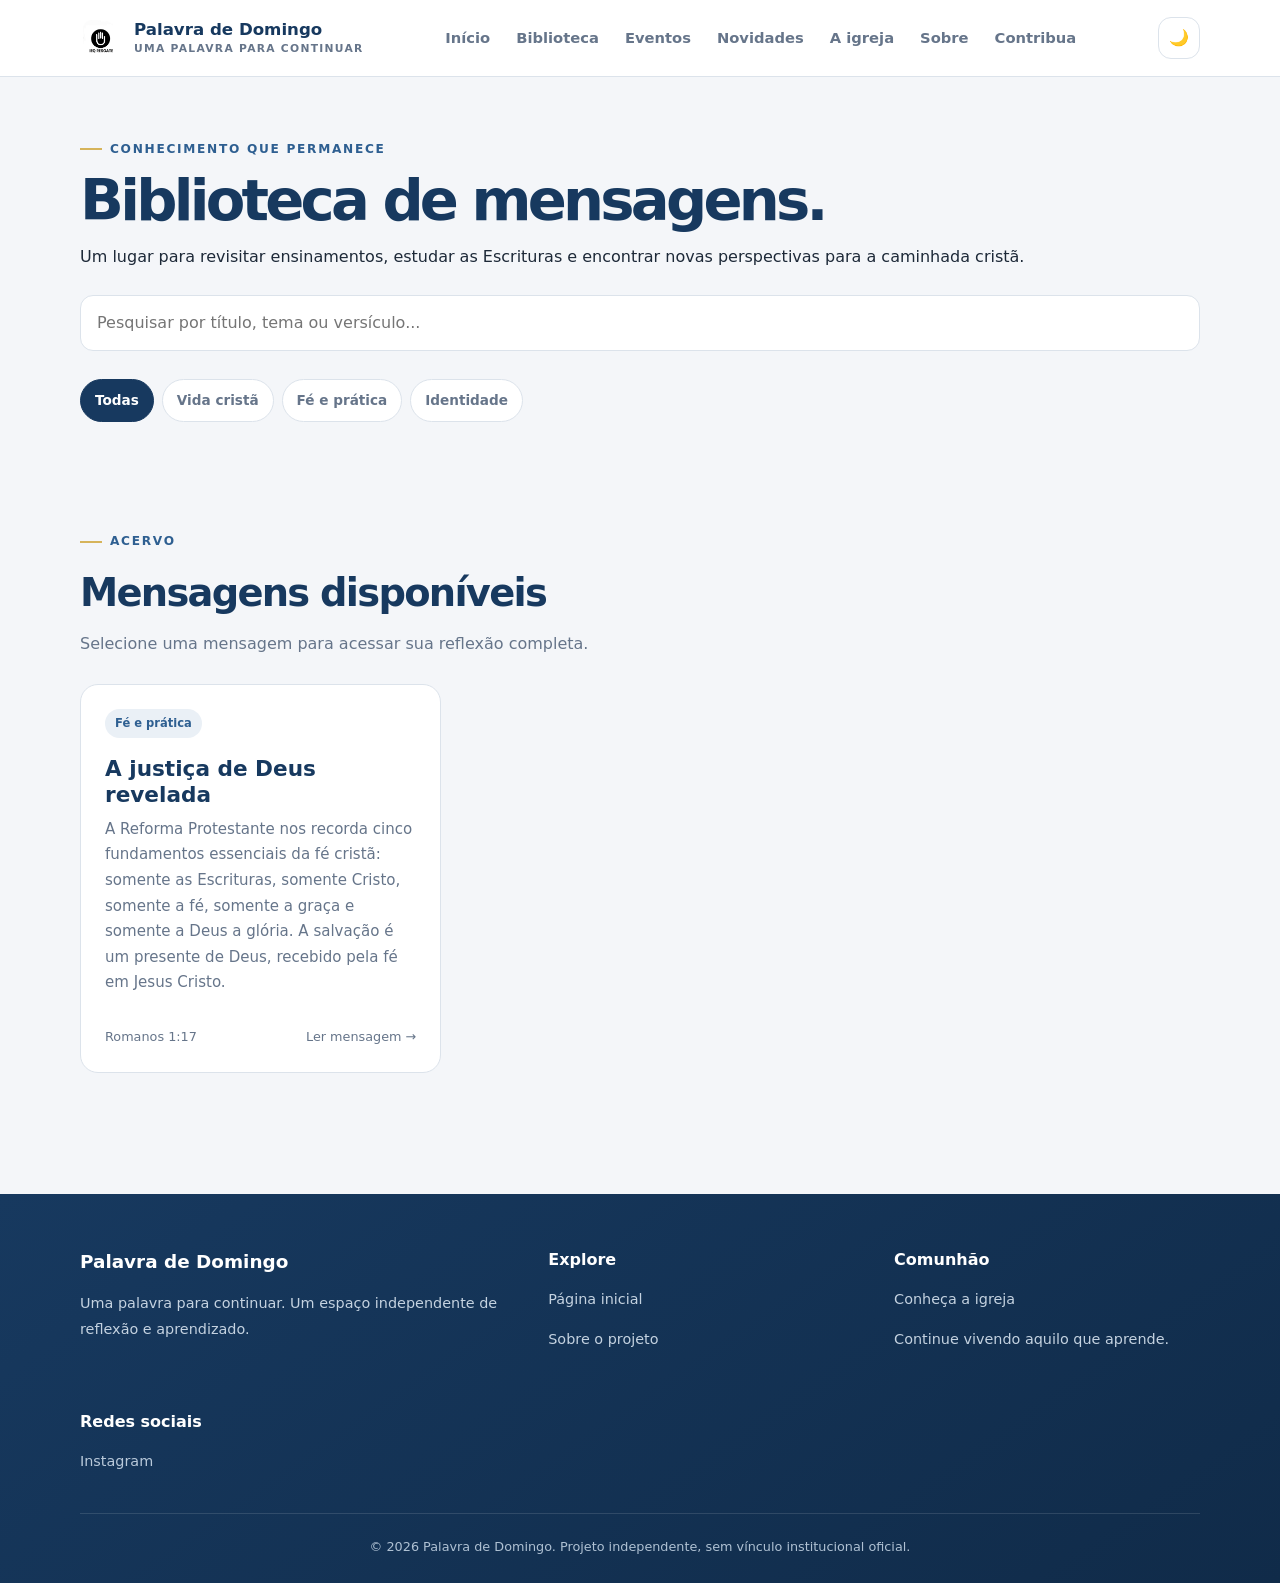
<file: mensagens.html>
<!DOCTYPE html>
<html lang="pt-BR">
<head>
  <meta charset="UTF-8">
  <meta name="viewport" content="width=device-width, initial-scale=1.0">
  <meta name="theme-color" content="#17395F">
  <meta name="description" content="Explore a biblioteca do Palavra de Domingo. Mensagens, reflexões e ensinamentos bíblicos.">

<link rel="canonical" href="https://projetosindependentes.github.io/palavra-de-domingo/mensagens.html">

  <meta property="og:type" content="website">
  <meta property="og:locale" content="pt_BR">
  <meta property="og:site_name" content="Palavra de Domingo">
  <meta property="og:title" content="Biblioteca | Palavra de Domingo">
  <meta property="og:description" content="Explore mensagens, reflexões e ensinamentos bíblicos para aprofundar sua caminhada cristã.">
  <meta property="og:url" content="https://projetosindependentes.github.io/palavra-de-domingo/mensagens.html">

  <meta name="twitter:card" content="summary">
  <meta name="twitter:title" content="Biblioteca | Palavra de Domingo">
  <meta name="twitter:description" content="Explore mensagens, reflexões e ensinamentos bíblicos para aprofundar sua caminhada cristã.">
  
  <title>Biblioteca | Palavra de Domingo</title>
  <link rel="stylesheet" href="style.css">
  <script>
    (() => {
      const theme = localStorage.getItem("pdd-theme");
      document.documentElement.dataset.theme = theme === "dark" ? "dark" : "light";
    })();
  </script>
</head>
<body>

<header class="site-header">
  <div class="container header-inner">
    <a class="brand" href="index.html">
      <span class="brand-mark">P</span>
      <span class="brand-name">
        Palavra de Domingo
        <small>Uma palavra para continuar</small>
      </span>
    </a>

    <nav class="nav" id="main-navigation" aria-label="Navegação principal">
  <a href="index.html">Início</a>
  <a href="mensagens.html">Biblioteca</a>
  <a href="eventos.html">Eventos</a>
  <a href="novidades.html">Novidades</a>
  <a href="igreja.html">A igreja</a>
  <a href="sobre.html">Sobre</a>
  <a href="contribua.html">Contribua</a>
    </nav>

    <div class="header-actions">
      <button class="icon-btn" id="theme-toggle" type="button" aria-label="Ativar tema escuro">🌙</button>
      <button class="menu-toggle" id="menu-toggle" type="button"
  aria-label="Abrir menu"
  aria-expanded="false"
  aria-controls="main-navigation">☰</button>
    </div>
  </div>
</header>

<main>

  <div
    id="content-error"
    class="content-error"
    role="alert"
    hidden
  >
    Não foi possível carregar a biblioteca de mensagens.
    Verifique sua conexão e tente atualizar a página.
  </div>

  <section class="library-hero">
    <div class="container">
      <span class="eyebrow">Conhecimento que permanece</span>
      <h1>Biblioteca de mensagens.</h1>
      <p>Um lugar para revisitar ensinamentos, estudar as Escrituras e encontrar novas perspectivas para a caminhada cristã.</p>

      <div class="library-tools">
        <input
          class="search-box"
          type="search"
          id="message-search"
          placeholder="Pesquisar por título, tema ou versículo..."
          aria-label="Pesquisar mensagens"
        >
      </div>

      <div class="filter-row" role="group" aria-label="Filtrar mensagens">
        <button class="filter-btn active" type="button" data-filter="all" aria-pressed="true">Todas</button>
        <button class="filter-btn" type="button" data-filter="vida" aria-pressed="false">Vida cristã</button>
        <button class="filter-btn" type="button" data-filter="fe" aria-pressed="false">Fé e prática</button>
        <button class="filter-btn" type="button" data-filter="identidade" aria-pressed="false">Identidade</button>
      </div>
    </div>
  </section>

  <section class="section">
    <div class="container">
      <div class="section-head">
        <div>
          <span class="eyebrow">Acervo</span>
          <h2>Mensagens disponíveis</h2>
          <p>Selecione uma mensagem para acessar sua reflexão completa.</p>
        </div>
      </div>

      <div class="message-grid" id="message-list">
          </div>

      <div class="empty-state hidden" role="status" aria-live="polite">
        <h3>Nenhuma mensagem encontrada.</h3>
        <p>Tente pesquisar outro termo ou selecionar uma categoria diferente.</p>
      </div>
    </div>
  </section>
</main>

<footer class="site-footer">
  <div class="container">
    <div class="footer-grid">
      <div>
        <h3>Palavra de Domingo</h3>
        <p>Uma palavra para continuar. Um espaço independente de reflexão e aprendizado.</p>
      </div>
      <div>
        <h3>Explore</h3>
        <p><a href="index.html">Página inicial</a></p>
        <p><a href="sobre.html">Sobre o projeto</a></p>
      </div>
      <div>
        <h3>Comunhão</h3>
        <p><a href="igreja.html">Conheça a igreja</a></p>
        <p>Continue vivendo aquilo que aprende.</p>
      </div>
    </div>
    <div class="footer-bottom">
      © 2026 Palavra de Domingo. Projeto independente, sem vínculo institucional oficial.
    </div>
  </div>
</footer>

<script src="script.js"></script>
</body>
                                                                                                                  </html>
</file>
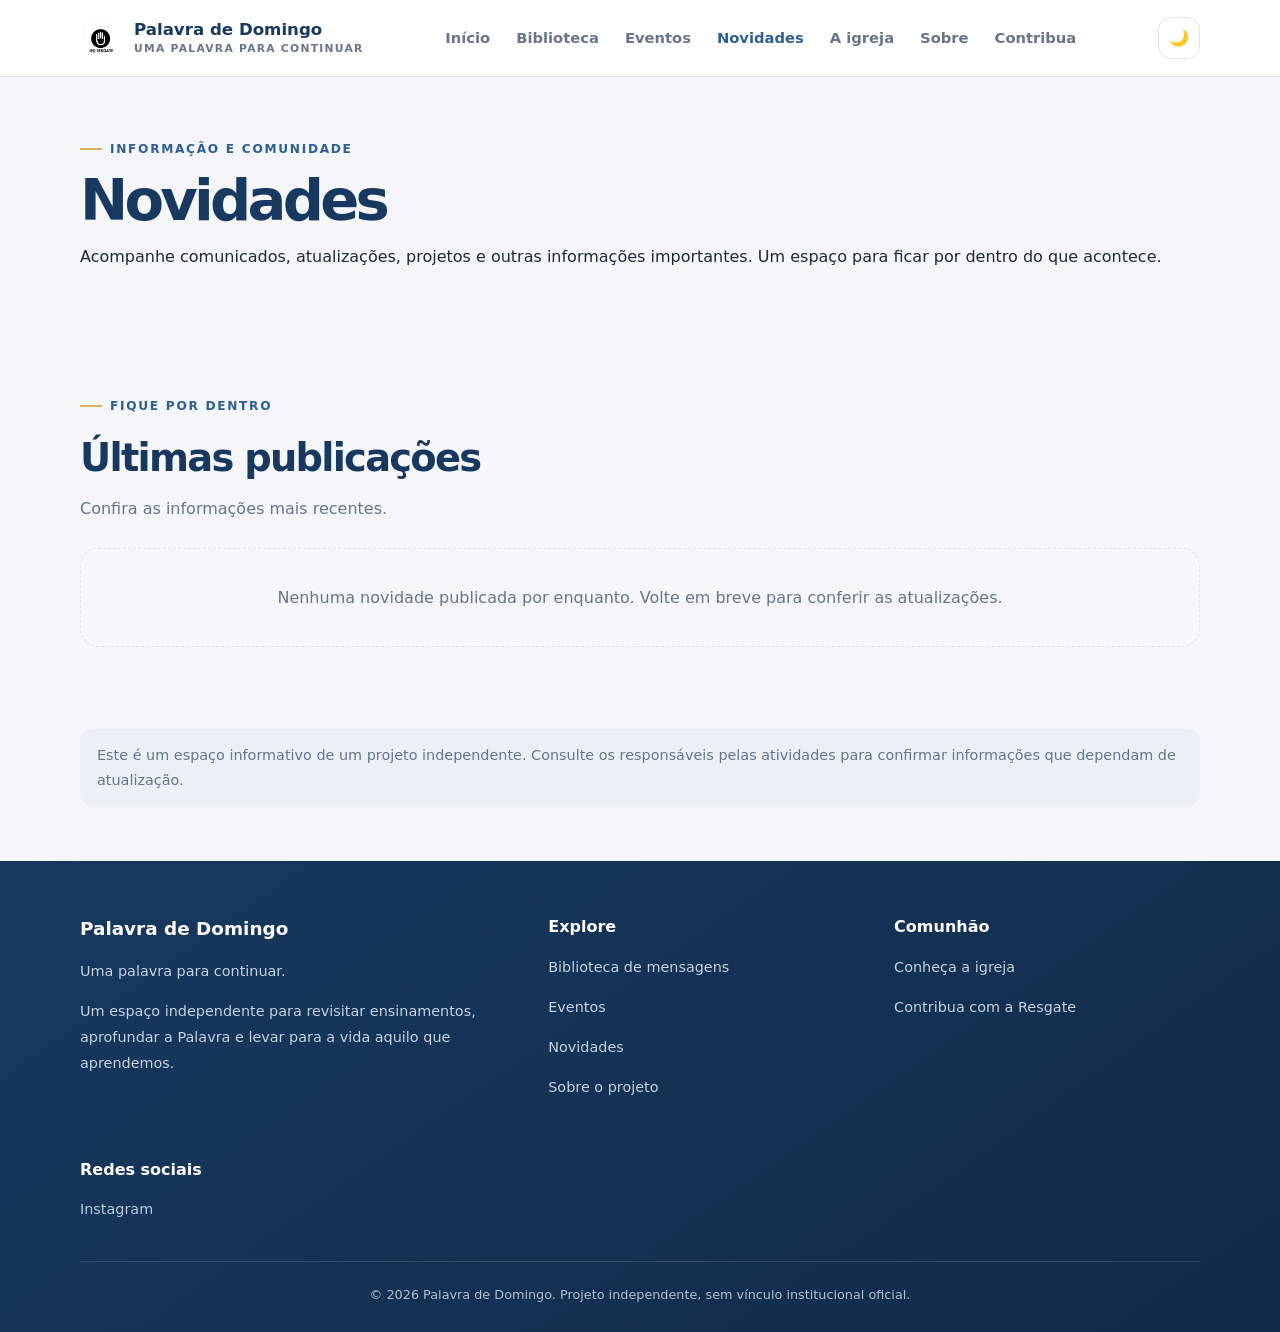
<file: novidades.html>
<!DOCTYPE html>
<html lang="pt-BR">

<head>
  <meta charset="UTF-8">
  <meta name="viewport" content="width=device-width, initial-scale=1.0">
  <meta name="theme-color" content="#17395F">

  <meta
    name="description"
    content="Acompanhe comunicados, atualizações e novidades do Palavra de Domingo."
  >

<link rel="canonical" href="https://projetosindependentes.github.io/palavra-de-domingo/novidades.html">

  <meta property="og:type" content="website">
  <meta property="og:locale" content="pt_BR">
  <meta property="og:site_name" content="Palavra de Domingo">
  <meta property="og:title" content="Novidades | Palavra de Domingo">
  <meta property="og:description" content="Acompanhe comunicados, atualizações, projetos e informações importantes do Palavra de Domingo.">
  <meta property="og:url" content="https://projetosindependentes.github.io/palavra-de-domingo/novidades.html">

  <meta name="twitter:card" content="summary">
  <meta name="twitter:title" content="Novidades | Palavra de Domingo">
  <meta name="twitter:description" content="Acompanhe comunicados, atualizações, projetos e informações importantes do Palavra de Domingo.">
  
  <title>Novidades | Palavra de Domingo</title>

  <link rel="stylesheet" href="style.css">

  <script>
    (() => {
      const theme = localStorage.getItem("pdd-theme");
      document.documentElement.dataset.theme =
        theme === "dark" ? "dark" : "light";
    })();
  </script>
</head>

<body>

<header class="site-header">
  <div class="container header-inner">

    <a class="brand" href="index.html">
      <span class="brand-mark">P</span>

      <span class="brand-name">
        Palavra de Domingo
        <small>Uma palavra para continuar</small>
      </span>
    </a>

    <nav class="nav" id="main-navigation" aria-label="Navegação principal">
      <a href="index.html">Início</a>
      <a href="mensagens.html">Biblioteca</a>
      <a href="eventos.html">Eventos</a>
      <a href="novidades.html" aria-current="page">Novidades</a>
      <a href="igreja.html">A igreja</a>
      <a href="sobre.html">Sobre</a>
      <a href="contribua.html">Contribua</a>
    </nav>

    <div class="header-actions">

      <button
        class="icon-btn"
        id="theme-toggle"
        type="button"
        aria-label="Alternar tema"
      >🌙</button>

      <button
        class="menu-toggle"
        id="menu-toggle"
        type="button"
        aria-label="Abrir menu"
        aria-expanded="false"
        aria-controls="main-navigation"
      >☰</button>

    </div>

  </div>
</header>


<main>

  <!-- APRESENTAÇÃO -->

  <div
  id="content-error"
  class="content-error"
  role="alert"
  hidden
>
  Não foi possível carregar os conteúdos do site.
  Verifique sua conexão e tente atualizar a página.
  </div>
  
  <section class="page-hero">
    <div class="container">

      <span class="eyebrow">Informação e comunidade</span>

      <h1>Novidades</h1>

      <p class="hero-intro">
        Acompanhe comunicados, atualizações, projetos
        e outras informações importantes.
        Um espaço para ficar por dentro do que acontece.
      </p>

    </div>
  </section>


  <!-- PUBLICAÇÕES -->

  <section class="section">

    <div class="container">

      <div class="section-head">
        <div>

          <span class="eyebrow">Fique por dentro</span>

          <h2>Últimas publicações</h2>

          <p>
            Confira as informações mais recentes.
          </p>

        </div>
      </div>


      <div
        id="news-list"
        class="message-grid"
        aria-live="polite"
      >

        <p class="notice">
          Carregando novidades...
        </p>

      </div>


      <p
  id="news-empty"
  class="empty-state"
  role="status"
  aria-live="polite"
  hidden
>
        Nenhuma novidade publicada por enquanto.
        Volte em breve para conferir as atualizações.
      </p>

    </div>

  </section>


  <!-- AVISO -->

  <div class="container">

    <p class="notice">
      Este é um espaço informativo de um projeto independente.
      Consulte os responsáveis pelas atividades para confirmar
      informações que dependam de atualização.
    </p>

  </div>

</main>


<!-- RODAPÉ -->

<footer class="site-footer">

  <div class="container">

    <div class="footer-grid">

      <div>
        <h3>Palavra de Domingo</h3>

        <p>Uma palavra para continuar.</p>

        <p>
          Um espaço independente para revisitar ensinamentos,
          aprofundar a Palavra e levar para a vida aquilo
          que aprendemos.
        </p>
      </div>


      <div>
        <h3>Explore</h3>

        <p><a href="mensagens.html">Biblioteca de mensagens</a></p>
        <p><a href="eventos.html">Eventos</a></p>
        <p><a href="novidades.html">Novidades</a></p>
        <p><a href="sobre.html">Sobre o projeto</a></p>
      </div>


      <div>
        <h3>Comunhão</h3>

        <p><a href="igreja.html">Conheça a igreja</a></p>
        <p><a href="contribua.html">Contribua com a Resgate</a></p>
      </div>

    </div>


    <div class="footer-bottom">
      © 2026 Palavra de Domingo.
      Projeto independente, sem vínculo institucional oficial.
    </div>

  </div>

</footer>


<script src="script.js"></script>
<script src="novidades.js"></script>

</body>
    </html>
</file>
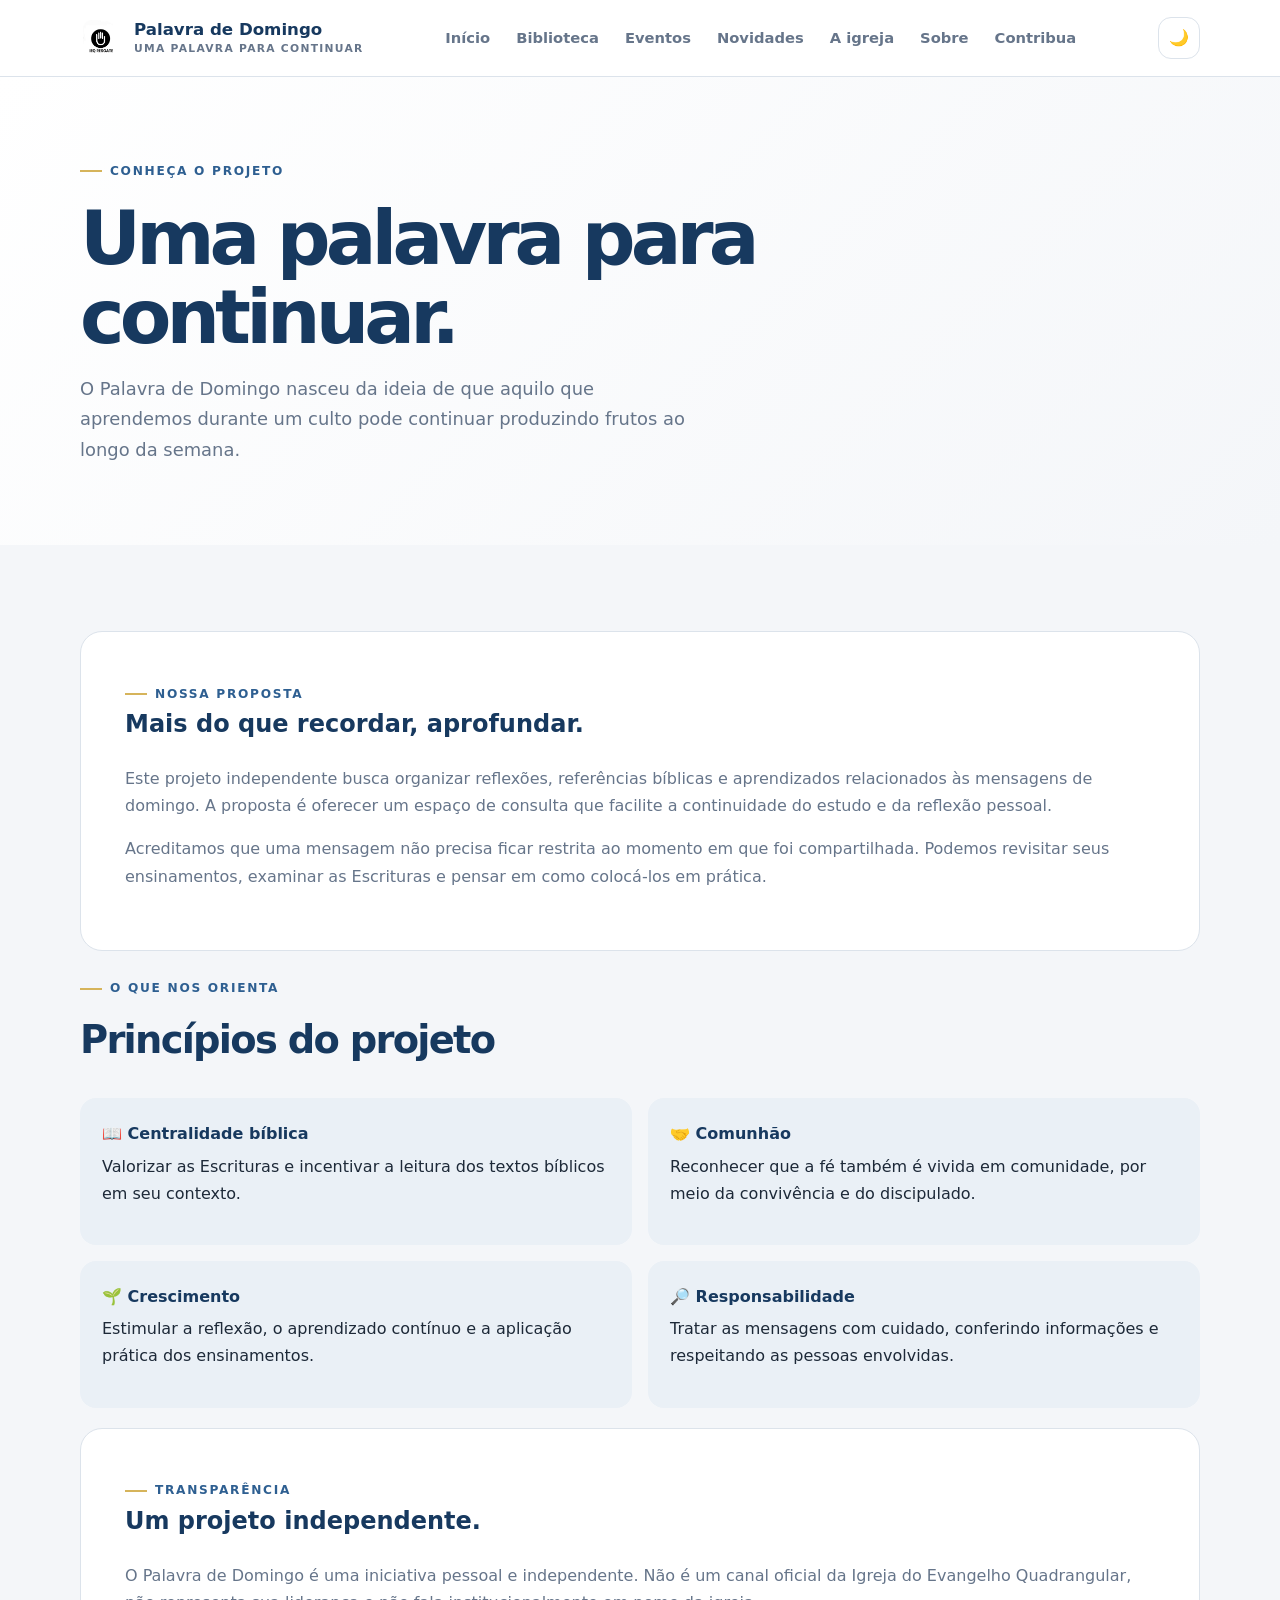
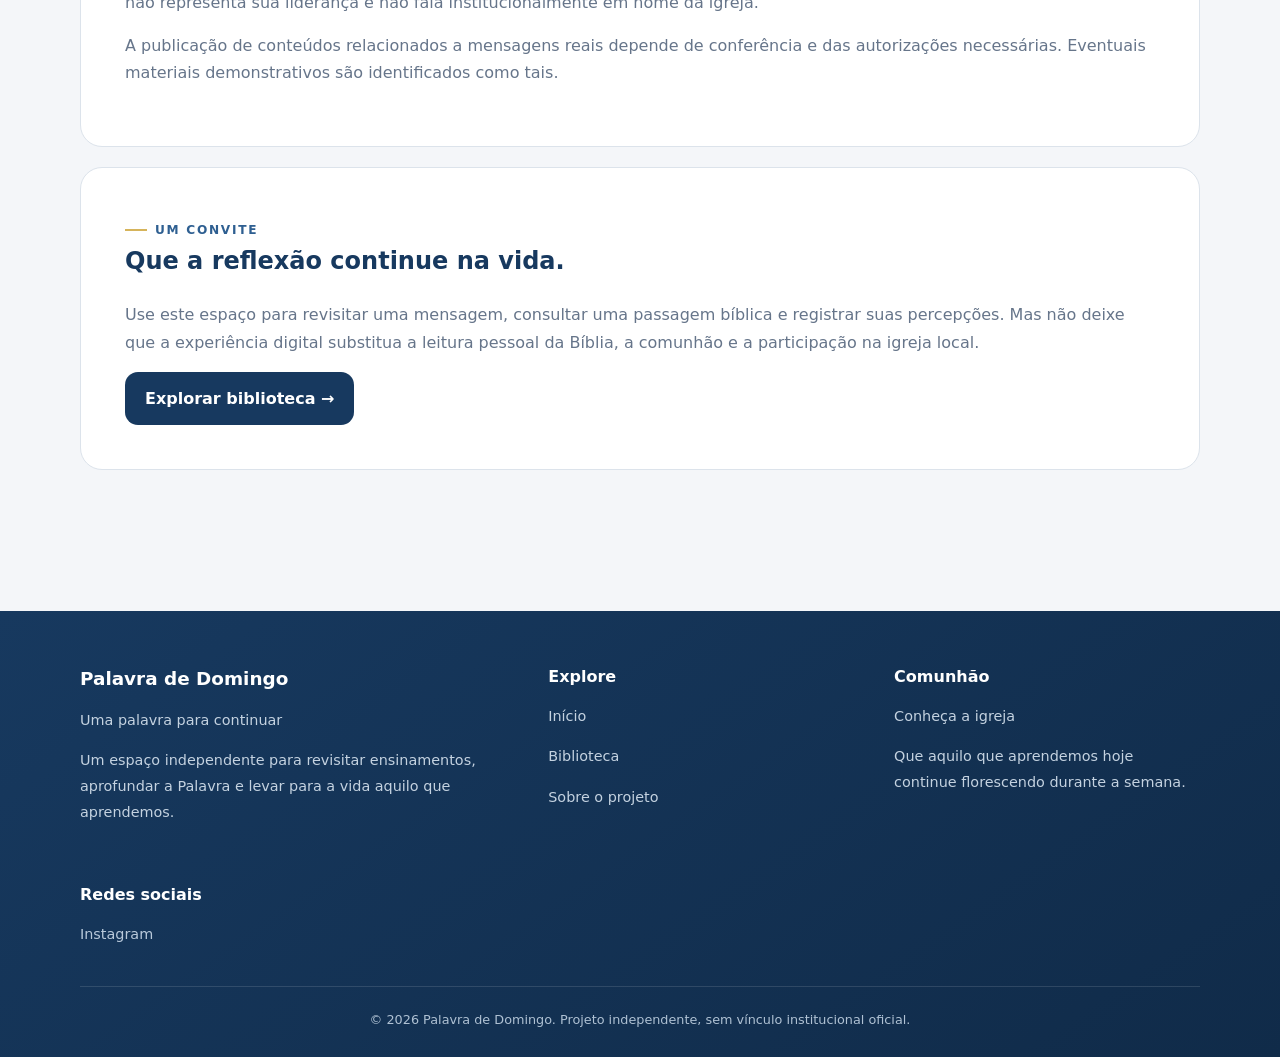
<file: sobre.html>
<!DOCTYPE html>
<html lang="pt-BR">
<head>
  <meta charset="UTF-8">
  <meta name="viewport" content="width=device-width, initial-scale=1.0">
  <meta name="theme-color" content="#17395F">
  <meta name="description" content="Conheça a proposta, os princípios e os objetivos do projeto independente Palavra de Domingo.">

<link rel="canonical" href="https://projetosindependentes.github.io/palavra-de-domingo/sobre.html">

  <meta property="og:type" content="website">
  <meta property="og:locale" content="pt_BR">
  <meta property="og:site_name" content="Palavra de Domingo">
  <meta property="og:title" content="Sobre o projeto | Palavra de Domingo">
  <meta property="og:description" content="Conheça a proposta, os princípios e a responsabilidade por trás do projeto independente Palavra de Domingo.">
  <meta property="og:url" content="https://projetosindependentes.github.io/palavra-de-domingo/sobre.html">

  <meta name="twitter:card" content="summary">
  <meta name="twitter:title" content="Sobre o projeto | Palavra de Domingo">
  <meta name="twitter:description" content="Conheça a proposta e os princípios do projeto independente Palavra de Domingo.">

  <title>Sobre o projeto | Palavra de Domingo</title>
  <link rel="stylesheet" href="style.css">
  <script>
    (() => {
      const theme = localStorage.getItem("pdd-theme");
      document.documentElement.dataset.theme = theme === "dark" ? "dark" : "light";
    })();
  </script>
</head>
<body>

<header class="site-header">
  <div class="container header-inner">
    <a class="brand" href="index.html">
      <span class="brand-mark">P</span>
      <span class="brand-name">Palavra de Domingo<small>Uma palavra para continuar</small></span>
    </a>

    <nav class="nav" id="main-navigation" aria-label="Navegação principal">
  <a href="index.html">Início</a>
  <a href="mensagens.html">Biblioteca</a>
  <a href="eventos.html">Eventos</a>
  <a href="novidades.html">Novidades</a>
  <a href="igreja.html">A igreja</a>
  <a href="sobre.html">Sobre</a>
  <a href="contribua.html">Contribua</a>
    </nav>

    <div class="header-actions">
      <button class="icon-btn" id="theme-toggle" type="button" aria-label="Ativar tema escuro">🌙</button>
      <button class="menu-toggle" id="menu-toggle" type="button" aria-label="Abrir menu" aria-expanded="false" aria-controls="main-navigation">☰</button>
    </div>
  </div>
</header>

<main>

    <div
    id="content-error"
    class="content-error"
    role="alert"
    hidden
  >
    Não foi possível carregar os conteúdos do site.
    Verifique sua conexão e tente atualizar a página.
    </div>
  
  <section class="hero">
    <div class="container">
      <span class="eyebrow" data-site-field="aboutHeroEyebrow">Conheça o projeto</span>
<h1 data-site-field="aboutTitle">Uma palavra para continuar.</h1>
<p data-site-field="aboutDescription">
  O Palavra de Domingo nasceu da ideia de que aquilo que aprendemos
  durante um culto pode continuar produzindo frutos ao longo da semana.
</p>
    </div>
  </section>

  <section class="section">
    <div class="container">

      <div class="content-panel">
       <span class="eyebrow" data-site-field="aboutProposalEyebrow">Nossa proposta</span>
<h2 data-site-field="aboutProposalTitle">Mais do que recordar, aprofundar.</h2>
<p data-site-field="aboutProposal">
  Este projeto independente busca organizar reflexões, referências
  bíblicas e aprendizados relacionados às mensagens de domingo.
  A proposta é oferecer um espaço de consulta que facilite a
  continuidade do estudo e da reflexão pessoal.
</p>
<p data-site-field="aboutProposalParagraph2">
  Acreditamos que uma mensagem não precisa ficar restrita ao
  momento em que foi compartilhada. Podemos revisitar seus
  ensinamentos, examinar as Escrituras e pensar em como
  colocá-los em prática.
</p>
      </div>

      <div class="section-head">
        <div>
          <span class="eyebrow" data-site-field="aboutPrinciplesEyebrow">O que nos orienta</span>
<h2 data-site-field="aboutPrinciplesTitle">Princípios do projeto</h2>
        </div>
      </div>

    <div class="info-grid">
      <div class="info-item">
  <strong data-site-field="aboutPrinciple1Title">📖 Centralidade bíblica</strong>
  <p data-site-field="aboutPrinciple1Text">Valorizar as Escrituras e incentivar a leitura dos textos bíblicos em seu contexto.</p>
</div>

<div class="info-item">
  <strong data-site-field="aboutPrinciple2Title">🤝 Comunhão</strong>
  <p data-site-field="aboutPrinciple2Text">Reconhecer que a fé também é vivida em comunidade, por meio da convivência e do discipulado.</p>
</div>

<div class="info-item">
  <strong data-site-field="aboutPrinciple3Title">🌱 Crescimento</strong>
  <p data-site-field="aboutPrinciple3Text">Estimular a reflexão, o aprendizado contínuo e a aplicação prática dos ensinamentos.</p>
</div>

<div class="info-item">
  <strong data-site-field="aboutPrinciple4Title">🔎 Responsabilidade</strong>
  <p data-site-field="aboutPrinciple4Text">Tratar as mensagens com cuidado, conferindo informações e respeitando as pessoas envolvidas.</p>
</div>
      </div>

      <div class="content-panel">
        <span class="eyebrow" data-site-field="aboutTransparencyEyebrow">Transparência</span>
<h2 data-site-field="aboutTransparencyTitle">Um projeto independente.</h2>
<p data-site-field="aboutTransparencyParagraph1">
  O Palavra de Domingo é uma iniciativa pessoal e independente.
  Não é um canal oficial da Igreja do Evangelho Quadrangular,
  não representa sua liderança e não fala institucionalmente
  em nome da igreja.
</p>
<p data-site-field="aboutTransparencyParagraph2">
  A publicação de conteúdos relacionados a mensagens reais
  depende de conferência e das autorizações necessárias.
  Eventuais materiais demonstrativos são identificados como tais.
</p>
      </div>

      <div class="content-panel">
        <span class="eyebrow" data-site-field="aboutInvitationEyebrow">Um convite</span>
<h2 data-site-field="aboutInvitationTitle">Que a reflexão continue na vida.</h2>
<p data-site-field="aboutInvitationDescription">
  Use este espaço para revisitar uma mensagem, consultar
  uma passagem bíblica e registrar suas percepções.
  Mas não deixe que a experiência digital substitua
  a leitura pessoal da Bíblia, a comunhão e a participação
  na igreja local.
</p>
<a class="btn btn-primary" href="mensagens.html" data-site-field="aboutInvitationButton">Explorar biblioteca →</a>
      </div>

    </div>
  </section>

</main>

<footer class="site-footer">
  <div class="container">
    <div class="footer-grid">
  <div>
    <h3>Palavra de Domingo</h3>
    <p data-site-field="tagline">Uma palavra para continuar.</p>
    <p data-site-field="footerDescription">Um espaço independente para revisitar ensinamentos, aprofundar a Palavra e levar para a vida aquilo que aprendemos.</p>
  </div>

  <div>
    <h3 data-site-field="footerExploreTitle">Explore</h3>
    <p><a href="index.html">Início</a></p>
    <p><a href="mensagens.html">Biblioteca</a></p>
    <p><a href="sobre.html">Sobre o projeto</a></p>
  </div>

  <div>
    <h3 data-site-field="footerCommunityTitle">Comunhão</h3>
    <p><a href="igreja.html">Conheça a igreja</a></p>
    <p data-site-field="footerCommunityDescription">Que aquilo que aprendemos hoje continue florescendo durante a semana.</p>
  </div>
    </div>
    <div class="footer-bottom">
      © 2026 Palavra de Domingo. Projeto independente, sem vínculo institucional oficial.
    </div>
  </div>
</footer>

<script src="script.js"></script>
</body>
          </html>
</file>
<file: style.css>
:root {
  color-scheme: light;
--navy: var(--brand-primary, #17395F);
--blue: var(--brand-secondary, #2E5F91);
--gold: var(--brand-accent, #D6B45B);
  --bg: #F4F6F9;
  --surface: #FFFFFF;
  --surface-2: #EAF0F6;
  --text: #1D2938;
  --muted: #66758A;
  --line: #DCE3EB;
  --shadow: 0 16px 42px rgba(23,57,95,.09);
  --radius: 22px;
}

[data-theme="dark"] {
  color-scheme: dark;
  --navy: #DCEAFF;
  --blue: #8DB9E8;
  --gold: #E5C66F;
  --bg: #101923;
  --surface: #172432;
  --surface-2: #203244;
  --text: #EDF3FA;
  --muted: #A9B8C8;
  --line: #304254;
  --shadow: 0 16px 42px rgba(0,0,0,.22);
}

* { box-sizing: border-box; }

html { scroll-behavior: smooth; }

body {
  margin: 0;
  background: var(--bg);
  color: var(--text);
  font: 16px/1.7 Inter, system-ui, sans-serif;
  transition: background .2s, color .2s;
}

a { color: inherit; text-decoration: none; }
button, input, textarea { font: inherit; }
button { cursor: pointer; }

.container {
  width: min(1120px, calc(100% - 40px));
  margin: auto;
}

.site-header {
  position: sticky;
  top: 0;
  z-index: 20;
  background: var(--surface);
  border-bottom: 1px solid var(--line);
}

.header-inner {
  height: 76px;
  display: flex;
  align-items: center;
  justify-content: space-between;
  gap: 24px;
}

.brand {
  display: flex;
  align-items: center;
  gap: 12px;
  font-weight: 800;
  color: var(--navy);
}

.brand-mark {
  display: grid;
  place-items: center;
  width: 42px;
  height: 42px;
  border-radius: 14px;
  background: var(--navy);
  color: white;
  font-size: 19px;
}

.brand-name { font-size: 1.04rem; line-height: 1.1; }

.brand-name small {
  display: block;
  font-size: .67rem;
  letter-spacing: .12em;
  text-transform: uppercase;
  color: var(--muted);
  margin-top: 4px;
}

.nav {
  display: flex;
  align-items: center;
  gap: 26px;
}

.nav a {
  font-size: .92rem;
  font-weight: 650;
  color: var(--muted);
}

.nav a:hover, .nav a[aria-current="page"] { color: var(--blue); }

.header-actions {
  display: flex;
  gap: 9px;
  align-items: center;
}

.icon-btn, .menu-toggle {
  width: 42px;
  height: 42px;
  border: 1px solid var(--line);
  border-radius: 13px;
  background: var(--surface);
  color: var(--text);
  display: grid;
  place-items: center;
}

.menu-toggle { display: none; }

.hero {
  padding: 76px 0 62px;
  background: linear-gradient(135deg, var(--surface), var(--bg));
}

.eyebrow {
  display: inline-flex;
  align-items: center;
  gap: 8px;
  color: var(--blue);
  font-size: .76rem;
  font-weight: 800;
  letter-spacing: .14em;
  text-transform: uppercase;
}

.eyebrow:before {
  content: "";
  width: 22px;
  height: 2px;
  background: var(--gold);
}

h1, h2, h3, p { margin-top: 0; }

h1 {
  font-size: clamp(2.5rem, 6vw, 4.7rem);
  line-height: 1.04;
  letter-spacing: -.065em;
  color: var(--navy);
  max-width: 780px;
  margin: 18px 0;
}

.hero p {
  max-width: 620px;
  color: var(--muted);
  font-size: 1.12rem;
}

.hero-actions {
  display: flex;
  gap: 12px;
  flex-wrap: wrap;
  margin-top: 28px;
}

.btn {
  display: inline-flex;
  align-items: center;
  justify-content: center;
  gap: 9px;
  padding: 12px 19px;
  border-radius: 13px;
  font-weight: 750;
  border: 1px solid transparent;
  transition: transform .2s;
}

.btn:hover { transform: translateY(-2px); }

.btn-primary { background: var(--navy); color: white; }

.btn-secondary {
  border-color: var(--line);
  background: var(--surface);
  color: var(--navy);
}

.section { padding: 66px 0; }

.section-head {
  display: flex;
  justify-content: space-between;
  align-items: end;
  gap: 20px;
  margin-bottom: 26px;
}

.section-head h2 {
  font-size: clamp(1.7rem, 4vw, 2.4rem);
  letter-spacing: -.045em;
  color: var(--navy);
  margin: 8px 0 0;
}

.section-head p { color: var(--muted); margin: 5px 0 0; }

.featured-card {
  display: grid;
  grid-template-columns: 1.1fr .9fr;
  overflow: hidden;
  border: 1px solid var(--line);
  border-radius: var(--radius);
  background: var(--surface);
  box-shadow: var(--shadow);
}

.featured-copy { padding: clamp(26px, 5vw, 52px); }

.featured-copy h3 {
  font-size: clamp(1.8rem, 4vw, 2.7rem);
  line-height: 1.12;
  color: var(--navy);
  margin: 16px 0;
}

.featured-copy p { color: var(--muted); }

.featured-art {
  min-height: 300px;
  background: linear-gradient(145deg, #17395F, #2E5F91 65%, #527DA8);
  display: grid;
  place-items: center;
  color: white;
  text-align: center;
  padding: 30px;
}

.art-verse {
  font-family: Georgia, serif;
  font-size: clamp(2rem, 4vw, 3rem);
  line-height: 1.2;
  max-width: 340px;
}

.art-verse small {
  display: block;
  font: 700 .75rem system-ui;
  letter-spacing: .15em;
  margin-top: 20px;
  color: #F0D990;
}

.message-grid {
  display: grid;
  grid-template-columns: repeat(3, 1fr);
  gap: 18px;
}

.message-card {
  background: var(--surface);
  border: 1px solid var(--line);
  border-radius: 18px;
  padding: 24px;
  display: flex;
  flex-direction: column;
  min-height: 250px;
  transition: transform .2s, box-shadow .2s;
}

.message-card:hover {
  transform: translateY(-4px);
  box-shadow: var(--shadow);
}

.tag {
  display: inline-flex;
  width: max-content;
  padding: 5px 10px;
  border-radius: 99px;
  background: var(--surface-2);
  color: var(--blue);
  font-size: .72rem;
  font-weight: 800;
}

.message-card h3 {
  font-size: 1.35rem;
  line-height: 1.2;
  color: var(--navy);
  margin: 18px 0 9px;
}

.message-card p { color: var(--muted); font-size: .94rem; }

.card-meta {
  margin-top: auto;
  padding-top: 15px;
  color: var(--muted);
  font-size: .8rem;
  display: flex;
  justify-content: space-between;
}

.library-hero, .page-hero { padding: 54px 0 36px; }

.library-hero h1, .page-hero h1 {
  font-size: clamp(2.3rem, 5vw, 3.6rem);
  margin: 12px 0;
}

.library-tools {
  display: flex;
  gap: 12px;
  flex-wrap: wrap;
  margin: 25px 0 28px;
}

.search-box {
  flex: 1;
  min-width: 220px;
  padding: 13px 16px;
  border: 1px solid var(--line);
  border-radius: 13px;
  background: var(--surface);
  color: var(--text);
  outline: none;
}

.search-box:focus, textarea:focus {
  border-color: var(--blue);
  box-shadow: 0 0 0 3px rgba(46,95,145,.15);
}

.filter-row { display: flex; gap: 8px; flex-wrap: wrap; }

.filter-btn {
  border: 1px solid var(--line);
  border-radius: 99px;
  padding: 9px 14px;
  background: var(--surface);
  color: var(--muted);
  font-size: .85rem;
  font-weight: 700;
}

.filter-btn.active {
  background: var(--navy);
  color: white;
  border-color: var(--navy);
}

.empty-state {
  padding: 35px;
  text-align: center;
  color: var(--muted);
  border: 1px dashed var(--line);
  border-radius: 18px;
}

.article-layout {
  display: grid;
  grid-template-columns: minmax(0, 760px) minmax(210px, 1fr);
  gap: 42px;
  align-items: start;
}

.article {
  background: var(--surface);
  border: 1px solid var(--line);
  border-radius: var(--radius);
  padding: clamp(24px, 5vw, 54px);
}

.article h1 {
  font-size: clamp(2.1rem, 5vw, 3.5rem);
  margin: 16px 0;
}

.article-lead { font-size: 1.13rem; color: var(--muted); }

.article-meta {
  display: flex;
  gap: 14px;
  flex-wrap: wrap;
  color: var(--muted);
  font-size: .84rem;
  padding-bottom: 24px;
  border-bottom: 1px solid var(--line);
  margin-bottom: 28px;
}

.article h2 {
  font-size: 1.55rem;
  color: var(--navy);
  margin: 34px 0 10px;
}

.article blockquote {
  margin: 25px 0;
  padding: 18px 22px;
  border-left: 3px solid var(--gold);
  background: var(--surface-2);
  border-radius: 0 12px 12px 0;
  color: var(--navy);
  font-family: Georgia, serif;
  font-size: 1.15rem;
}

.article-aside { position: sticky; top: 100px; }

.aside-card {
  background: var(--surface);
  border: 1px solid var(--line);
  border-radius: 18px;
  padding: 20px;
  margin-bottom: 14px;
}

.aside-card h3 { font-size: 1rem; color: var(--navy); }

.aside-card a {
  display: block;
  color: var(--muted);
  padding: 5px 0;
  font-size: .9rem;
}

.reflection {
  margin-top: 34px;
  padding-top: 28px;
  border-top: 1px solid var(--line);
}

.reflection textarea {
  width: 100%;
  min-height: 130px;
  padding: 14px;
  border: 1px solid var(--line);
  border-radius: 13px;
  background: var(--bg);
  color: var(--text);
  resize: vertical;
}

.saved-note { font-size: .8rem; color: var(--muted); margin-top: 7px; }

.content-panel {
  background: var(--surface);
  border: 1px solid var(--line);
  border-radius: var(--radius);
  padding: clamp(24px, 5vw, 44px);
  margin: 20px 0;
}

.content-panel h2 { color: var(--navy); }
.content-panel p, .content-panel li { color: var(--muted); }

.info-grid {
  display: grid;
  grid-template-columns: repeat(2, 1fr);
  gap: 16px;
}

.info-item {
  padding: 22px;
  border-radius: 16px;
  background: var(--surface-2);
}

.info-item strong {
  display: block;
  color: var(--navy);
  margin-bottom: 5px;
}

.site-footer {
  margin-top: 55px;
  background: linear-gradient(145deg, #17395F, #102B49);
  color: #E8F0F8;
  padding: 52px 0 26px;
}

.footer-grid {
  display: grid;
  grid-template-columns: 1.4fr 1fr 1fr;
  gap: 40px;
}
.site-footer p,
.site-footer a {
  color: #C4D2E0;
  font-size: .9rem;
  line-height: 1.8;
}

.site-footer h3 {
  color: #FFFFFF;
  font-size: 1rem;
  margin-bottom: 14px;
}

.site-footer .footer-grid > div:first-child h3 {
  font-size: 1.15rem;
}

.site-footer a {
  text-decoration: none;
  transition: color .2s ease;
}

.site-footer a:hover {
  color: #D6B45B;
}

.footer-bottom {
  border-top: 1px solid rgba(255, 255, 255, .12);
  margin-top: 38px;
  padding-top: 22px;
  color: #AFC1D3;
  font-size: .8rem;
  line-height: 1.7;
  text-align: center;
}

.notice {
  padding: 14px 17px;
  border-radius: 13px;
  background: var(--surface-2);
  color: var(--muted);
  font-size: .9rem;
}

.back-link { display: inline-block; color: var(--blue); font-weight: 750; margin-bottom: 18px; }
.hidden { display: none !important; }

@media (max-width: 800px) {
    .nav {
  display: none;
  position: absolute;
  top: 100%;
  left: 0;
  right: 0;
  width: 100%;
  padding: 18px 22px 22px;
  background: var(--surface);
  border-bottom: 1px solid var(--line);
  flex-direction: column;
  align-items: flex-start;
  gap: 16px;
  z-index: 19;
    }

  .nav.open { display: flex; }
  .menu-toggle { display: grid; }
  .featured-card { grid-template-columns: 1fr; }
  .featured-art { min-height: 220px; order: -1; }
  .message-grid { grid-template-columns: repeat(2, 1fr); }
  .article-layout { grid-template-columns: 1fr; }
  .article-aside { position: static; display: grid; grid-template-columns: repeat(2, 1fr); gap: 12px; }
  .aside-card { margin: 0; }
  .footer-grid { grid-template-columns: 1fr 1fr; }
}

@media (max-width: 540px) {
  .container { width: min(100% - 30px, 1120px); }
  .header-inner { height: 68px; }
  .brand-mark { width: 38px; height: 38px; }
  .brand-name { font-size: .95rem; }
  .hero { padding: 55px 0 45px; }
  .section { padding: 48px 0; }
  .section-head { align-items: flex-start; flex-direction: column; }
  .message-grid { grid-template-columns: 1fr; }
  .message-card { min-height: 220px; }
  .article-aside, .info-grid, .footer-grid { grid-template-columns: 1fr; }
  .library-tools { display: block; }
  .search-box { width: 100%; margin-bottom: 12px; }
  .hero-actions .btn { width: 100%; }
}
/* CORREÇÕES DE CONTRASTE DOS BOTÕES */
.brand-mark {
  background: var(--brand-primary, #17395F);
  color: #FFFFFF;
}

.btn-primary {
  background: var(--brand-primary, #17395F);
  color: #FFFFFF;
}

.filter-btn.active {
  background: var(--brand-primary, #17395F);
  color: #FFFFFF;
  border-color: var(--brand-primary, #17395F);
}

/* Imagem de capa configurada pelo CMS */
.hero.has-background-image {
  background-size: cover;
  background-position: center;
  background-repeat: no-repeat;
  color: #FFFFFF;
}

.hero.has-background-image .eyebrow,
.hero.has-background-image h1 {
  color: #FFFFFF;
}

.hero.has-background-image p {
  color: #F1F5F9;
}

/* Imagem da igreja configurada pelo CMS */
.church-image-wrap {
  width: 100%;
  margin-bottom: 28px;
  overflow: hidden;
  border-radius: 18px;
  background: var(--surface);
}

.church-image-wrap img {
  display: block;
  width: 100%;
  max-height: 440px;
  object-fit: cover;
  object-position: center;
}
/* Redes sociais configuradas pelo CMS */
.footer-social {
  display: flex;
  flex-direction: column;
  align-items: flex-start;
  gap: 9px;
}

.footer-social h3 {
  margin: 0 0 5px;
  color: #FFFFFF;
  font-size: 1rem;
}

.footer-social a {
  color: #B9C9DA;
  font-size: .9rem;
  transition: color .2s;
}

.footer-social a:hover {
  color: #FFFFFF;
  text-decoration: underline;
}

@media (max-width: 540px) {
  .site-footer {
    padding: 42px 0 22px;
    margin-top: 40px;
  }

  .footer-grid {
    gap: 26px;
  }

  .site-footer h3 {
    margin-bottom: 9px;
  }

  .site-footer p,
  .site-footer a {
    line-height: 1.75;
  }

  .footer-bottom {
    margin-top: 30px;
    padding-top: 18px;
    text-align: left;
  }
}

/* ACESSIBILIDADE: FOCO VISÍVEL */
:focus-visible {
  outline: 3px solid var(--accent);
  outline-offset: 4px;
}

/* Evita destaque duplicado em elementos específicos */
:focus:not(:focus-visible) {
  outline: none;
}

.content-error {
  margin: 20px auto;
  padding: 16px;
  max-width: 1100px;
  border: 1px solid #d99a9a;
  border-radius: 10px;
  background: #fff1f1;
  color: #842727;
  font-size: 0.95rem;
  line-height: 1.5;
}

/* Imagens dentro das mensagens */
.article #message-body img {
  display: block;
  max-width: 100%;
  height: auto;
  margin: 28px auto;
  border-radius: 16px;
  object-fit: contain;
}


/* ==========================================
   PÁGINA DE EVENTOS
========================================== */

.event-card {
  padding: 0;
  overflow: hidden;
  min-height: 100%;
}

.event-card-image {
  display: block;
  width: 100%;
  height: 190px;
  object-fit: cover;
  object-position: center;
  background: var(--surface-2);
}

.event-card > .tag,
.event-card > h3,
.event-card > p,
.event-card > .event-meta,
.event-card > .event-details,
.event-card > .event-registration {
  margin-left: 24px;
  margin-right: 24px;
}

.event-card > .tag {
  margin-top: 24px;
}

.event-card > h3 {
  margin-top: 16px;
  margin-bottom: 10px;
}

.event-card > p {
  line-height: 1.65;
  margin-bottom: 16px;
}

.event-meta {
  display: flex;
  flex-direction: column;
  gap: 8px;
  padding-top: 12px;
  margin-top: auto;
  color: var(--muted);
  font-size: .84rem;
}

.event-meta span {
  display: block;
}

.event-registration {
  align-self: flex-start;
  margin-top: 20px;
  margin-bottom: 24px;
}

.event-details {
  align-self: flex-start;
  margin-top: 16px;
}

.event-card > .event-registration:last-child {
  margin-bottom: 24px;
}

/* Ajustes para celulares */
@media (max-width: 540px) {
  .event-card-image {
    height: 180px;
  }

  .event-card > .tag,
  .event-card > h3,
  .event-card > p,
  .event-card > .event-meta,
  .event-card > .event-details,
  .event-card > .event-registration {
    margin-left: 20px;
    margin-right: 20px;
  }

  .event-card > .tag {
    margin-top: 20px;
  }

  .event-registration {
    margin-bottom: 20px;
  }
}

/* ==========================================
   IMAGENS DA PÁGINA INDIVIDUAL DE EVENTOS
========================================== */

.event-cover-wrap {
  width: 100%;
  margin-bottom: 28px;
  overflow: hidden;
  border-radius: var(--radius);
}

.event-cover-wrap img {
  display: block;
  width: 100%;
  max-height: 420px;
  object-fit: cover;
  object-position: center;
}

.event-body img {
  display: block;
  max-width: 100%;
  height: auto;
  margin: 24px auto;
  border-radius: 12px;
}

.event-gallery-section {
  margin-top: 40px;
}

.event-gallery {
  display: grid;
  grid-template-columns: repeat(2, minmax(0, 1fr));
  gap: 12px;
}

.event-gallery img {
  display: block;
  width: 100%;
  height: 180px;
  object-fit: cover;
  border-radius: 12px;
}

/* ADAPTAÇÃO PARA CELULARES */
@media (max-width: 540px) {

  .event-cover-wrap img {
    height: 220px;
    max-height: 220px;
  }

  .event-gallery {
    gap: 8px;
  }

  .event-gallery img {
    height: 135px;
    border-radius: 8px;
  }

}

/* LOGO DO CABEÇALHO */
.brand-mark {
  background: #FFFFFF;
  overflow: hidden;
  flex: 0 0 42px;
  border-radius: 12px;
}

.brand-logo-image {
  display: block;
  width: 100%;
  height: 100%;
  object-fit: contain;
  background: #FFFFFF;
  border-radius: inherit;
  padding: 3px;
  box-sizing: border-box;
}

@media (max-width: 540px) {
  .brand-mark {
    flex-basis: 38px;
  }
}

/* ACESSIBILIDADE — FOCO NA NAVEGAÇÃO */
a:focus-visible,
button:focus-visible,
input:focus-visible,
textarea:focus-visible,
select:focus-visible {
  outline: 3px solid var(--gold);
  outline-offset: 3px;
}

/* ACESSIBILIDADE — REDUZIR MOVIMENTOS */
@media (prefers-reduced-motion: reduce) {
  *,
  *::before,
  *::after {
    scroll-behavior: auto !important;
    animation-duration: 0.01ms !important;
    animation-iteration-count: 1 !important;
    transition-duration: 0.01ms !important;
  }
}
</file>
